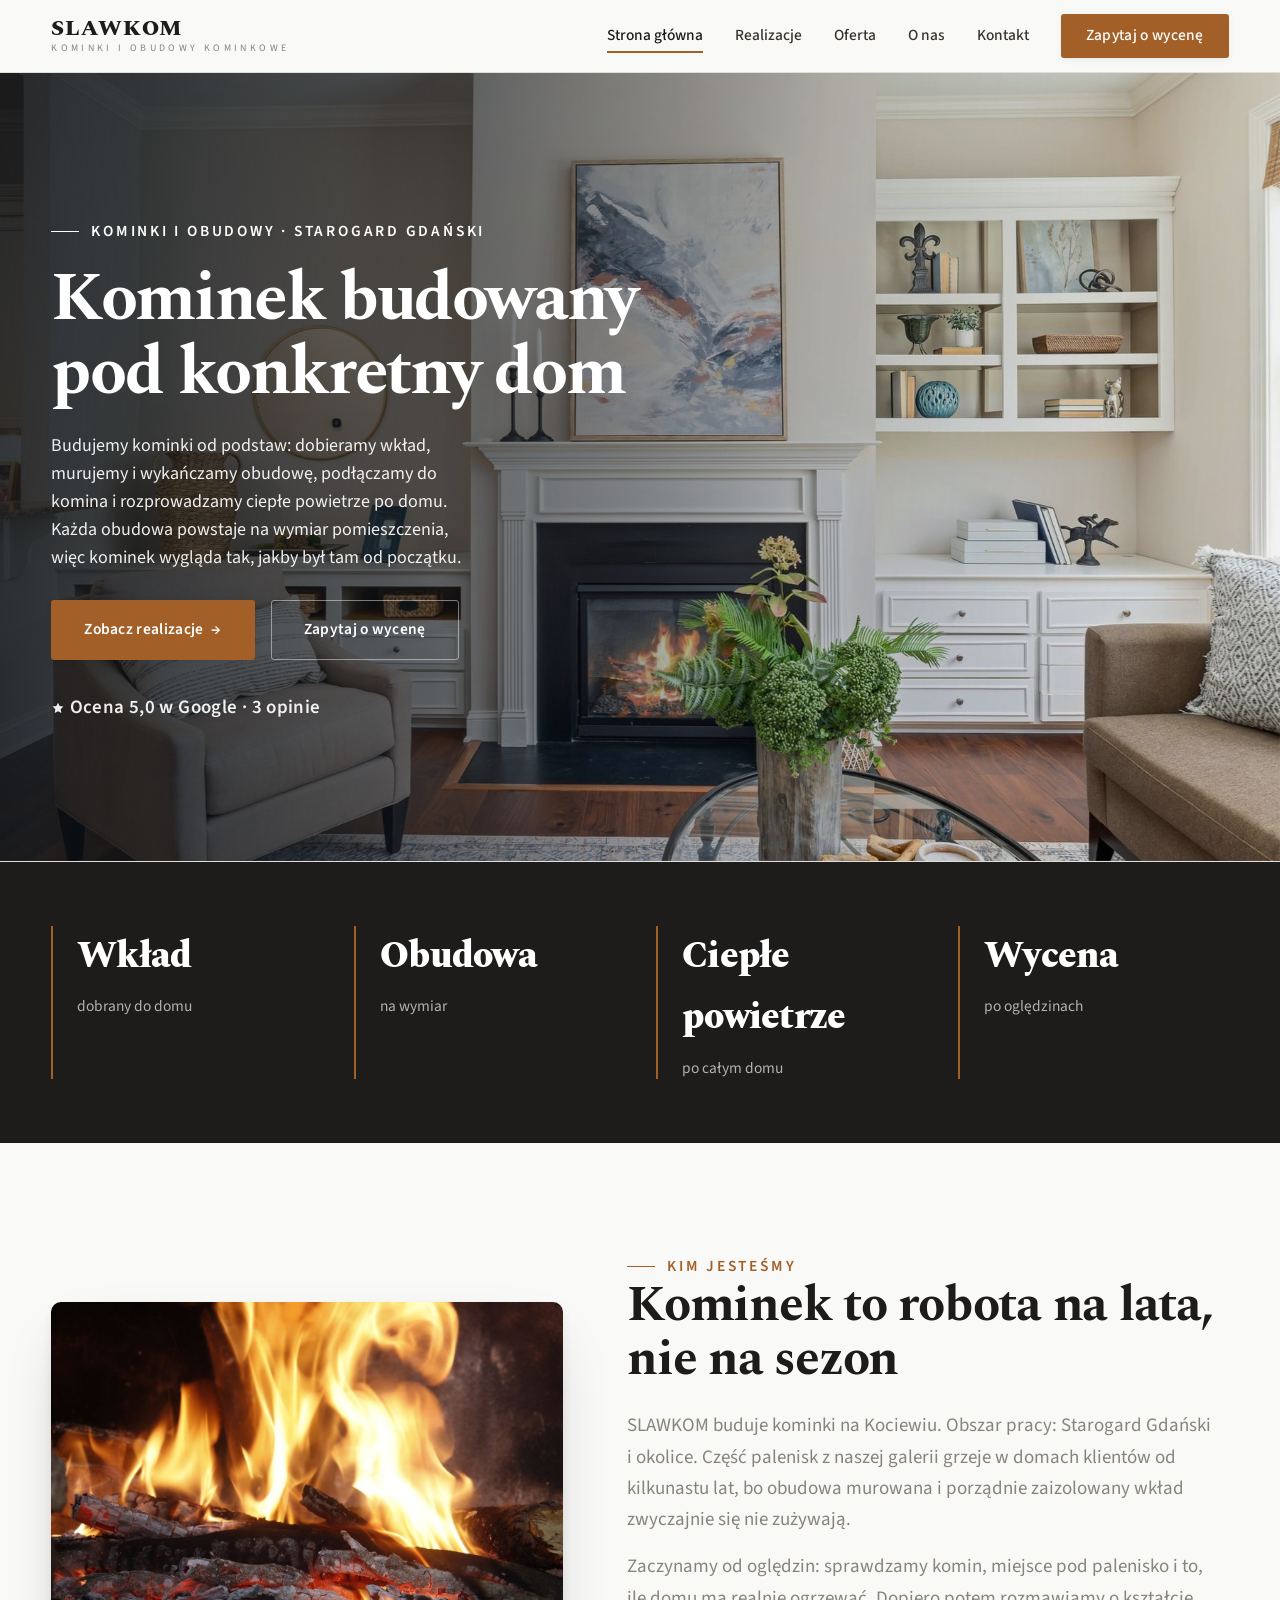
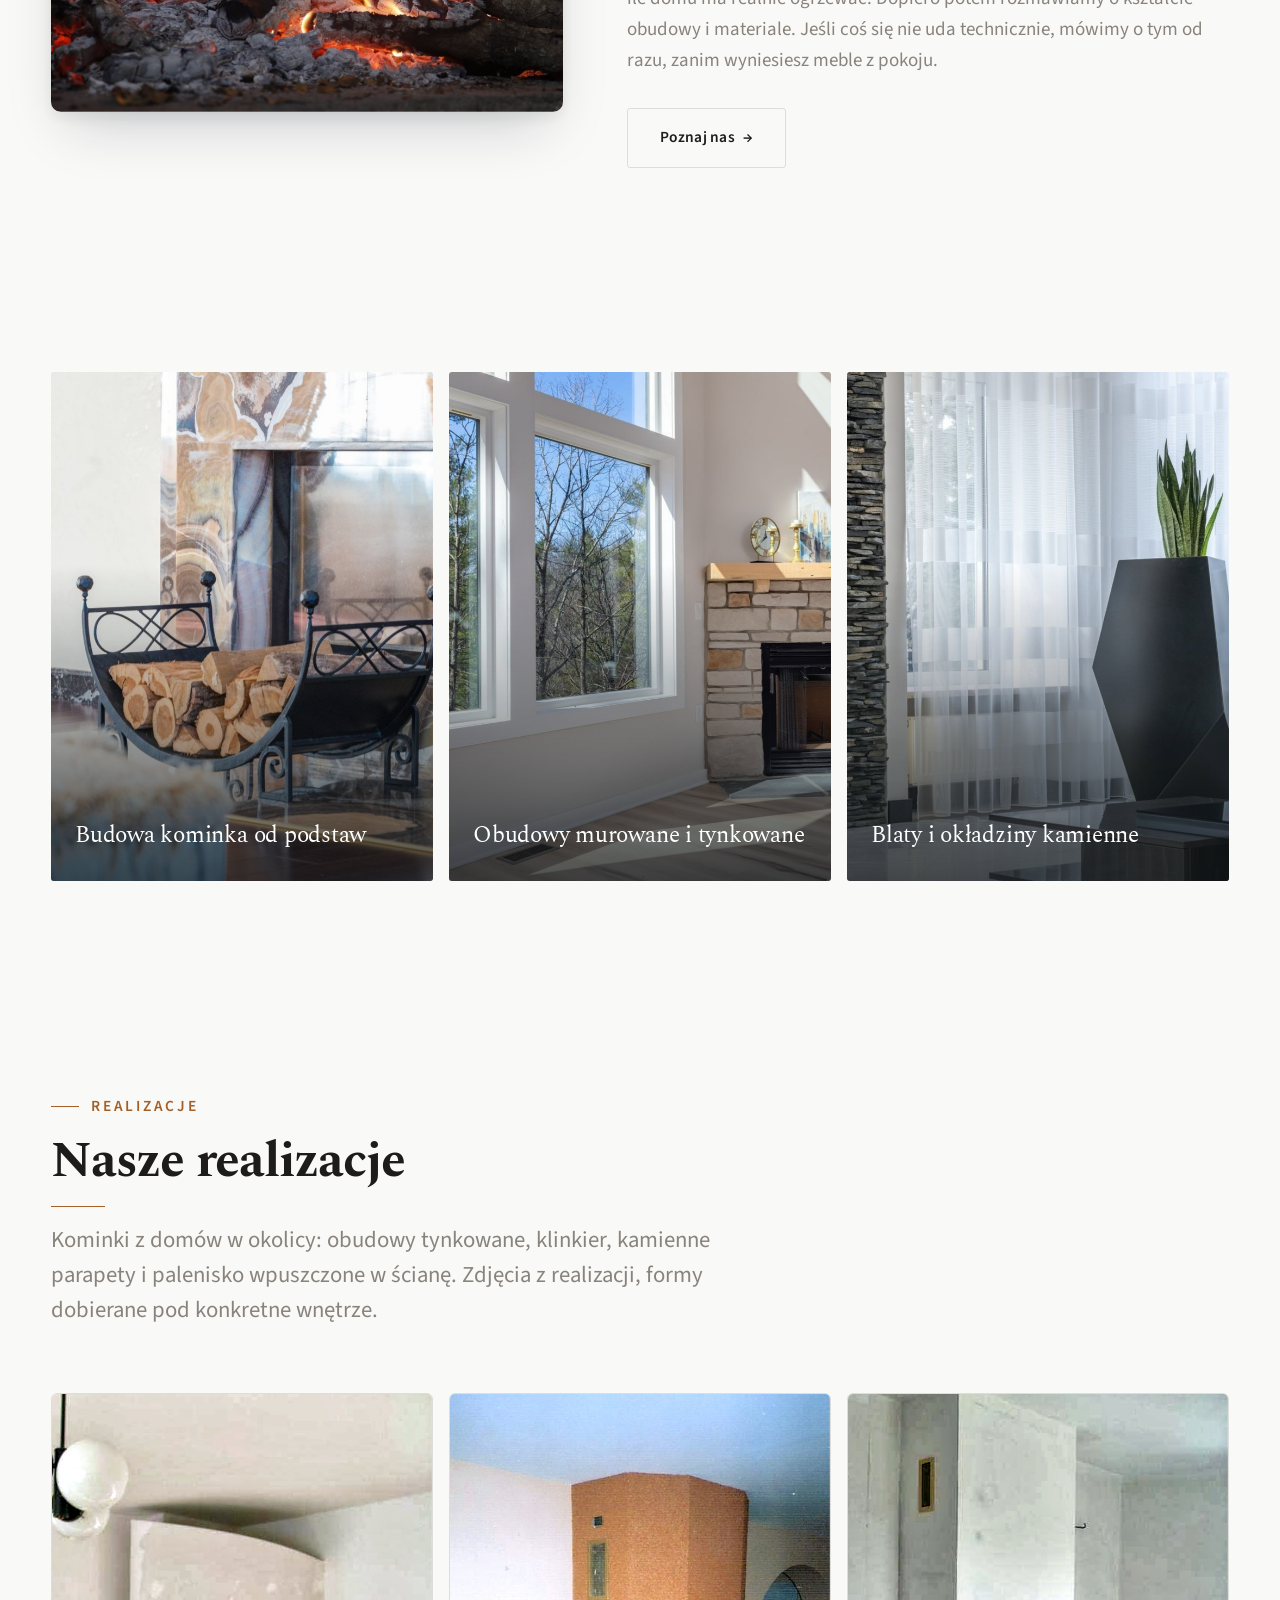
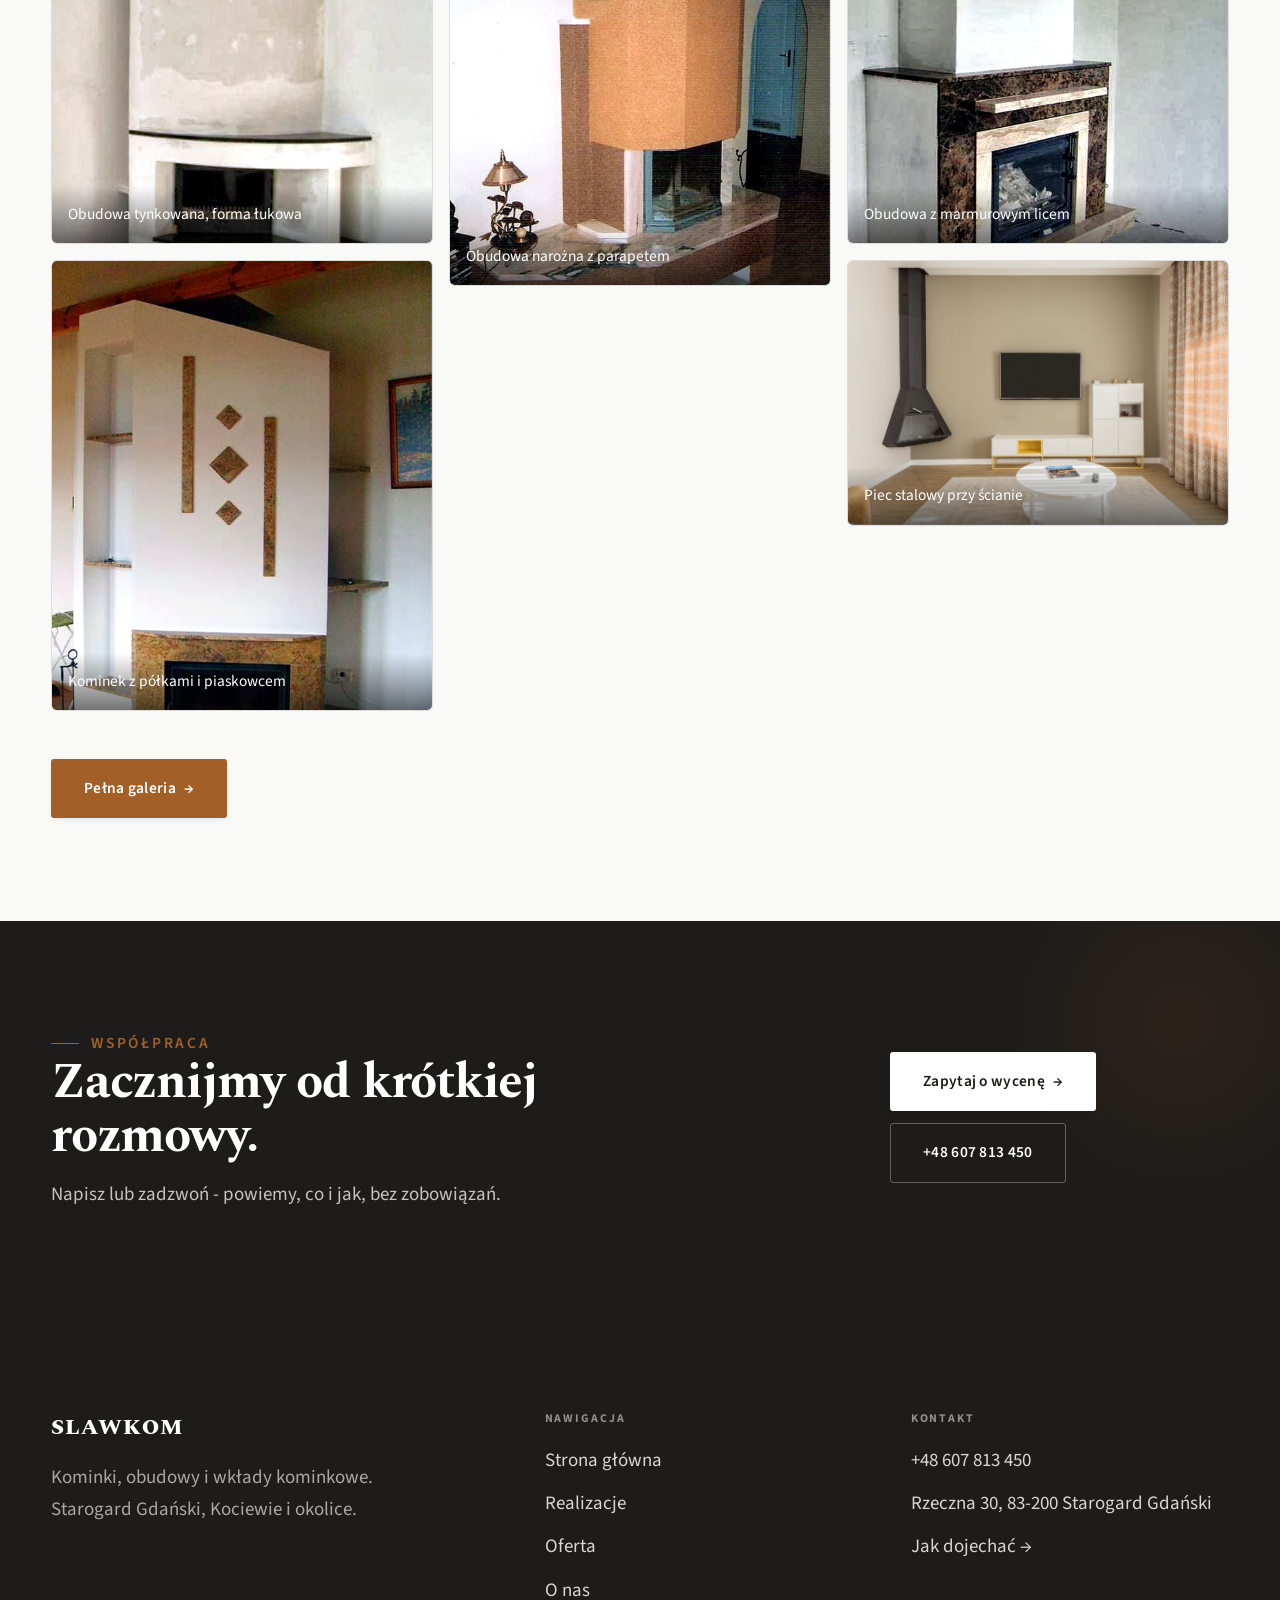
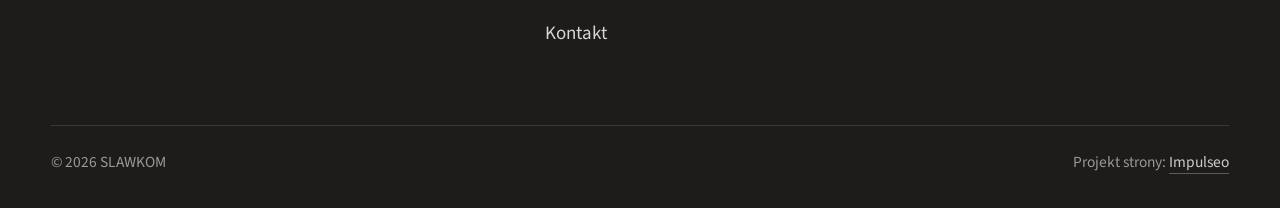
<file: index.html>
<!DOCTYPE html>
<html lang="pl">
<head>
<meta name="robots" content="noindex, nofollow">
<meta charset="UTF-8">
<meta name="viewport" content="width=device-width, initial-scale=1.0">
<title>SLAWKOM - Kominki, obudowy i wkłady kominkowe · Starogard Gdański</title>
<meta name="description" content="SLAWKOM - budowa kominków, obudowy murowane i tynkowane, montaż wkładów kominkowych, piece i rozprowadzenie ciepłego powietrza. Starogard Gdański i Kociewie. Zadzwoń i umów oględziny.">
<link rel="preconnect" href="https://fonts.googleapis.com">
<link rel="preconnect" href="https://fonts.gstatic.com" crossorigin>
<link href="https://fonts.googleapis.com/css2?family=Spectral:wght@500;600;700&family=Source+Sans+3:wght@400;500;600&display=swap" rel="stylesheet">
<link rel="stylesheet" href="assets/styles.css">
</head>
<body>

<header class="nav">
  <div class="wrap nav-inner">
    <a class="brand" href="index.html"><span class="name">SLAWKOM</span><span class="sub">Kominki i obudowy kominkowe</span></a>
    <nav class="nav-links">
      <a href="index.html" class="active">Strona główna</a>
      <a href="realizacje.html">Realizacje</a>
      <a href="oferta.html">Oferta</a>
      <a href="o-nas.html">O nas</a>
      <a href="kontakt.html">Kontakt</a>
      <a href="kontakt.html" class="btn btn-accent">Zapytaj o wycenę</a>
    </nav>
    <button class="nav-toggle" aria-label="Menu"><span></span><span></span><span></span></button>
  </div>
</header>

<section class="hero-cine">
  <img src="img/hero.jpg" fetchpriority="high" data-rotate="img/g11.jpg|img/g12.jpg" alt="SLAWKOM - Kominek budowany pod konkretny dom">
  <div class="wrap">
    <div class="hero-copy">
      <span class="eyebrow">Kominki i obudowy · Starogard Gdański</span>
      <h1>Kominek budowany pod konkretny dom</h1>
      <p class="lead">Budujemy kominki od podstaw: dobieramy wkład, murujemy i wykańczamy obudowę, podłączamy do komina i rozprowadzamy ciepłe powietrze po domu. Każda obudowa powstaje na wymiar pomieszczenia, więc kominek wygląda tak, jakby był tam od początku.</p>
      <div class="hero-actions">
        <a href="realizacje.html" class="btn btn-accent">Zobacz realizacje <span class="arr">→</span></a>
        <a href="kontakt.html" class="btn btn-ghost" style="color:#fff;border-color:rgba(255,255,255,.45)">Zapytaj o wycenę</a>
      </div>
      <div style="margin-top:var(--space-6);color:#fff;font-weight:600;letter-spacing:.02em;opacity:.92"><svg class="ico-star" width="14" height="14" viewBox="0 0 24 24" style="vertical-align:-2px" aria-hidden="true"><path d="M12 2.8l2.85 5.8 6.4.93-4.63 4.5 1.1 6.37L12 17.4l-5.72 3 1.1-6.37-4.63-4.5 6.4-.93L12 2.8Z" fill="currentColor"/></svg> Ocena 5,0 w Google · 3 opinie</div>
    </div>
  </div>
</section>
<section class="strip" style="padding-block:0">
  <div class="wrap">
    <div class="item reveal"><div class="k">Wkład</div><div class="v">dobrany do domu</div></div>
    <div class="item reveal"><div class="k">Obudowa</div><div class="v">na wymiar</div></div>
    <div class="item reveal"><div class="k">Ciepłe powietrze</div><div class="v">po całym domu</div></div>
    <div class="item reveal"><div class="k">Wycena</div><div class="v">po oględzinach</div></div>
  </div>
</section>
<section>
  <div class="wrap split">
    <div class="split-art reveal"><img src="img/g1.jpg" alt="SLAWKOM - realizacja" loading="lazy"></div>
    <div class="split-copy reveal">
      <span class="eyebrow">Kim jesteśmy</span>
      <h2>Kominek to robota na lata, nie na sezon</h2>
      <p class="muted">SLAWKOM buduje kominki na Kociewiu. Obszar pracy: Starogard Gdański i okolice. Część palenisk z naszej galerii grzeje w domach klientów od kilkunastu lat, bo obudowa murowana i porządnie zaizolowany wkład zwyczajnie się nie zużywają.</p>
      <p class="muted">Zaczynamy od oględzin: sprawdzamy komin, miejsce pod palenisko i to, ile domu ma realnie ogrzewać. Dopiero potem rozmawiamy o kształcie obudowy i materiale. Jeśli coś się nie uda technicznie, mówimy o tym od razu, zanim wyniesiesz meble z pokoju.</p>
      <a href="o-nas.html" class="btn btn-ghost">Poznaj nas <span class="arr">→</span></a>
    </div>
  </div>
</section>
<section class="gateways-band">
  <div class="wrap">
    <div class="gateways">
      <a href="oferta.html" class="gateway reveal"><img src="img/g2.jpg" alt="Budowa kominka od podstaw" loading="lazy"><span class="g-ttl">Budowa kominka od podstaw</span></a>
      <a href="oferta.html" class="gateway reveal"><img src="img/g7.jpg" alt="Obudowy murowane i tynkowane" loading="lazy"><span class="g-ttl">Obudowy murowane i tynkowane</span></a>
      <a href="oferta.html" class="gateway reveal"><img src="img/g8.jpg" alt="Blaty i okładziny kamienne" loading="lazy"><span class="g-ttl">Blaty i okładziny kamienne</span></a>
    </div>
  </div>
</section>
<section>
  <div class="wrap">
    <div class="head reveal">
      <span class="eyebrow">Realizacje</span>
      <h2>Nasze realizacje</h2>
      <p>Kominki z domów w okolicy: obudowy tynkowane, klinkier, kamienne parapety i palenisko wpuszczone w ścianę. Zdjęcia z realizacji, formy dobierane pod konkretne wnętrze.</p>
    </div>
    <div class="gallery-masonry">
      <figure class="m-tile reveal"><img src="img/g3.jpg" alt="Obudowa tynkowana, forma łukowa" loading="lazy"><div class="cap">Obudowa tynkowana, forma łukowa</div></figure>
      <figure class="m-tile reveal"><img src="img/g4.jpg" alt="Kominek z półkami i piaskowcem" loading="lazy"><div class="cap">Kominek z półkami i piaskowcem</div></figure>
      <figure class="m-tile reveal"><img src="img/g5.jpg" alt="Obudowa narożna z parapetem" loading="lazy"><div class="cap">Obudowa narożna z parapetem</div></figure>
      <figure class="m-tile reveal"><img src="img/g6.jpg" alt="Obudowa z marmurowym licem" loading="lazy"><div class="cap">Obudowa z marmurowym licem</div></figure>
      <figure class="m-tile reveal"><img src="img/g9.jpg" alt="Piec stalowy przy ścianie" loading="lazy"><div class="cap">Piec stalowy przy ścianie</div></figure>
    </div>
    <div style="margin-top:var(--space-7)" class="reveal"><a href="realizacje.html" class="btn btn-accent">Pełna galeria <span class="arr">→</span></a></div>
  </div>
</section>
<section class="cta">
  <div class="wrap">
    <div class="reveal">
      <span class="eyebrow">Współpraca</span>
      <h2>Zacznijmy od krótkiej rozmowy.</h2>
      <p>Napisz lub zadzwoń - powiemy, co i jak, bez zobowiązań.</p>
    </div>
    <div class="cta-actions reveal">
      <a href="kontakt.html" class="btn btn-light">Zapytaj o wycenę <span class="arr">→</span></a>
      <a href="tel:+48607813450" class="btn btn-ghost" style="color:#fff;border-color:rgba(255,255,255,.3)">+48 607 813 450</a>
    </div>
  </div>
</section>

<footer>
  <div class="wrap">
    <div class="foot-grid">
      <div class="foot-brand">
        <div class="name">SLAWKOM</div>
        <p>Kominki, obudowy i wkłady kominkowe. Starogard Gdański, Kociewie i okolice.</p>
      </div>
      <div class="foot-col">
        <h4>Nawigacja</h4>
        <a href="index.html">Strona główna</a>
        <a href="realizacje.html">Realizacje</a>
        <a href="oferta.html">Oferta</a>
        <a href="o-nas.html">O nas</a>
        <a href="kontakt.html">Kontakt</a>
      </div>
      <div class="foot-col">
        <h4>Kontakt</h4>
        <a href="tel:+48607813450">+48 607 813 450</a>
        <p>Rzeczna 30, 83-200 Starogard Gdański</p>
        <a href="https://maps.google.com/?cid=13414595257385920617" target="_blank" rel="noopener">Jak dojechać →</a>
      </div>
    </div>
    <div class="foot-bot">
      <span>© 2026 SLAWKOM</span>
      <span>Projekt strony: <a class="foot-credit" href="https://impulseo.pl" target="_blank" rel="noopener">Impulseo</a></span>
    </div>
  </div>
</footer>


<script src="assets/main.js"></script>
</body>
</html>
</file>
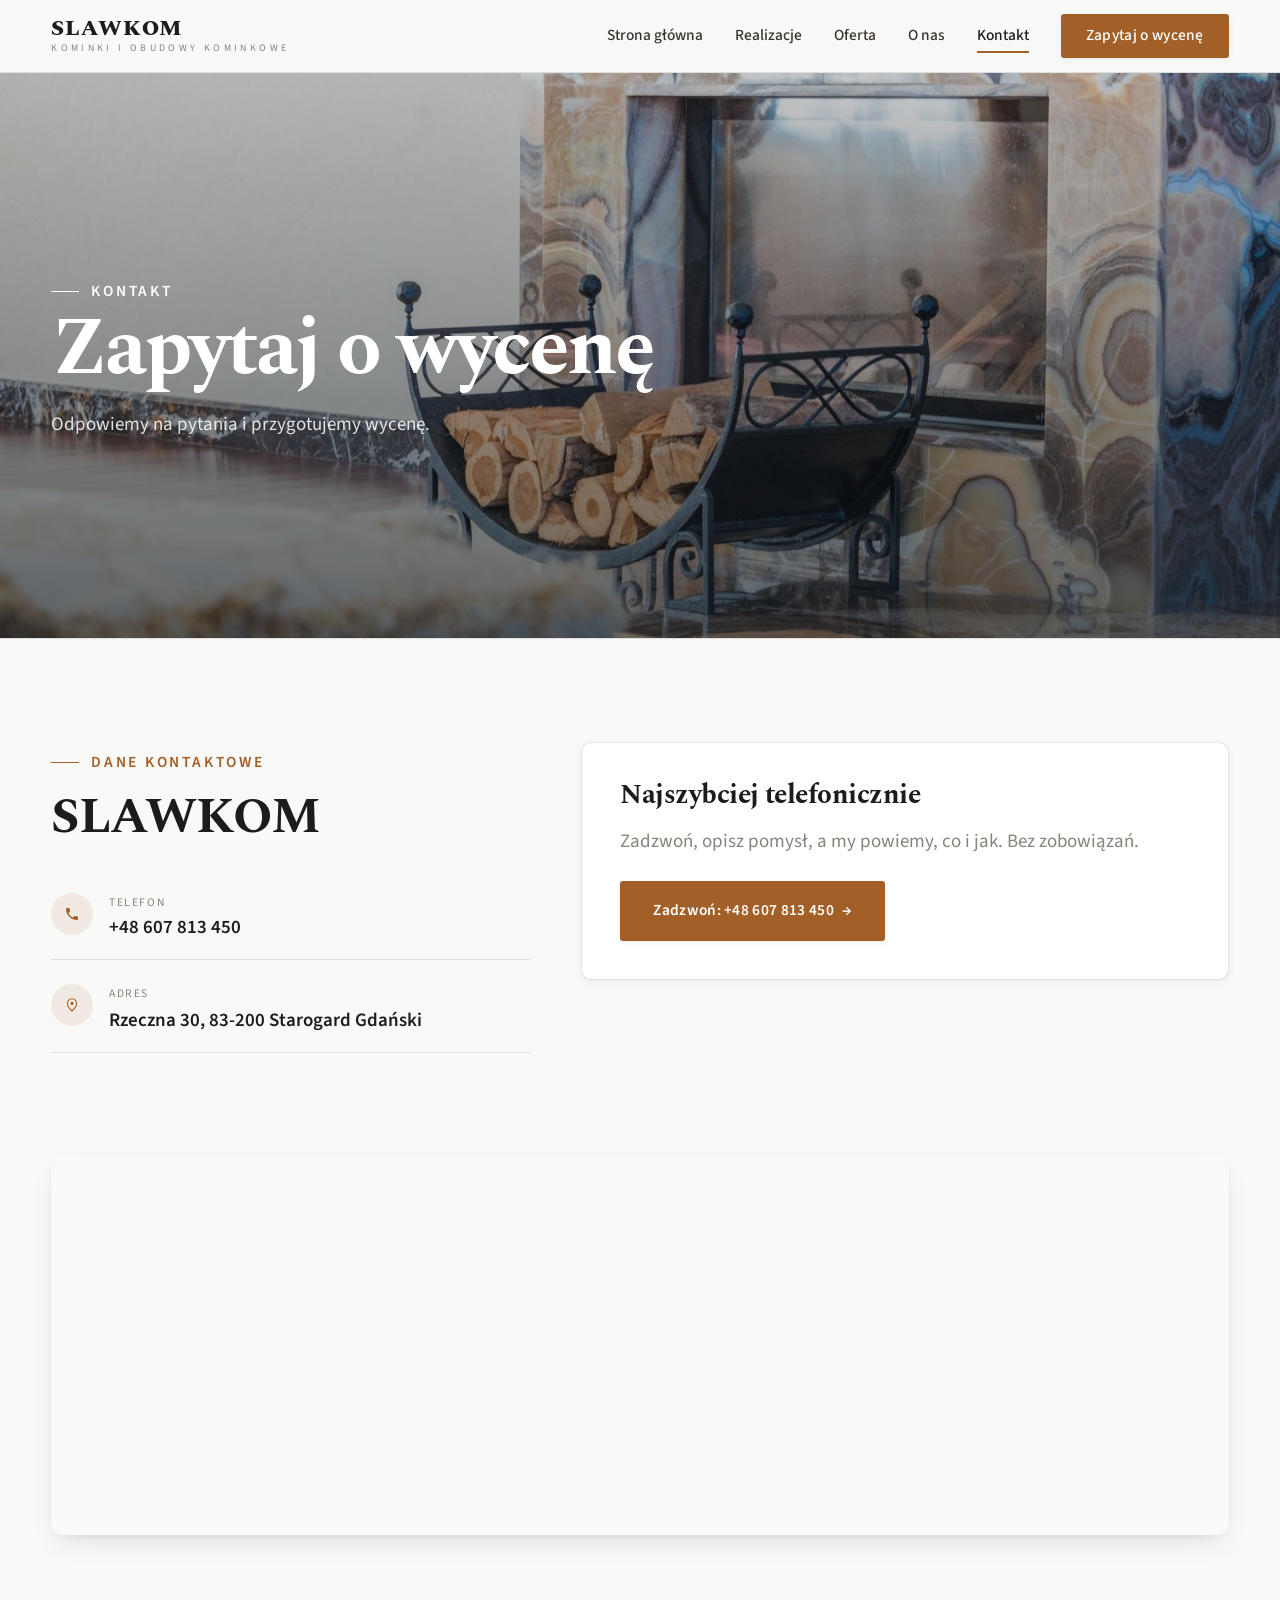
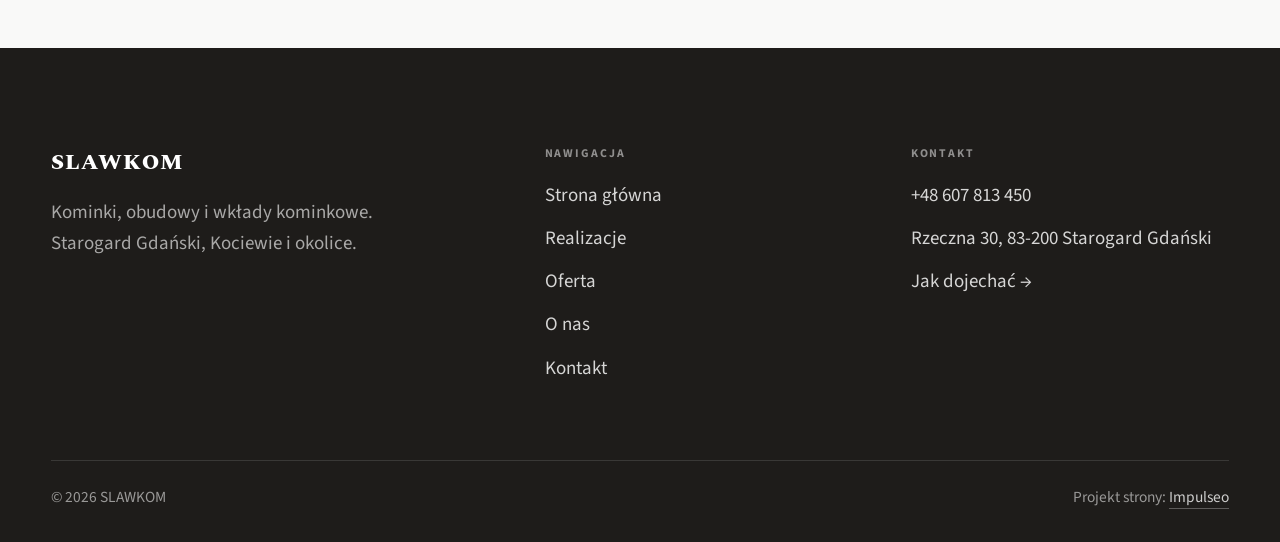
<file: kontakt.html>
<!DOCTYPE html>
<html lang="pl">
<head>
<meta name="robots" content="noindex, nofollow">
<meta charset="UTF-8">
<meta name="viewport" content="width=device-width, initial-scale=1.0">
<title>Kontakt - SLAWKOM</title>
<meta name="description" content="Kontakt SLAWKOM - Rzeczna 30, 83-200 Starogard Gdański">
<link rel="preconnect" href="https://fonts.googleapis.com">
<link rel="preconnect" href="https://fonts.gstatic.com" crossorigin>
<link href="https://fonts.googleapis.com/css2?family=Spectral:wght@500;600;700&family=Source+Sans+3:wght@400;500;600&display=swap" rel="stylesheet">
<link rel="stylesheet" href="assets/styles.css">
</head>
<body>

<header class="nav">
  <div class="wrap nav-inner">
    <a class="brand" href="index.html"><span class="name">SLAWKOM</span><span class="sub">Kominki i obudowy kominkowe</span></a>
    <nav class="nav-links">
      <a href="index.html">Strona główna</a>
      <a href="realizacje.html">Realizacje</a>
      <a href="oferta.html">Oferta</a>
      <a href="o-nas.html">O nas</a>
      <a href="kontakt.html" class="active">Kontakt</a>
      <a href="kontakt.html" class="btn btn-accent">Zapytaj o wycenę</a>
    </nav>
    <button class="nav-toggle" aria-label="Menu"><span></span><span></span><span></span></button>
  </div>
</header>

<section class="pagehead">
  <img src="img/g2.jpg" alt="SLAWKOM - Zapytaj o wycenę">
  <div class="wrap">
    <span class="eyebrow">Kontakt</span>
    <h1>Zapytaj o wycenę</h1>
    <p>Odpowiemy na pytania i przygotujemy wycenę.</p>
  </div>
</section>
<section>
  <div class="wrap contact-grid">
    <div class="reveal">
      <span class="eyebrow">Dane kontaktowe</span>
      <h2 style="margin:var(--space-4) 0 var(--space-6)">SLAWKOM</h2>
      <div class="info-list">
        <div class="info-row"><div class="ic"><svg class="ico-tel" width="16" height="16" viewBox="0 0 24 24" fill="none" aria-hidden="true"><path d="M6.6 10.8a15.5 15.5 0 0 0 6.6 6.6l2.2-2.2a1 1 0 0 1 1-.24 11.4 11.4 0 0 0 3.6.58 1 1 0 0 1 1 1V20a1 1 0 0 1-1 1A17 17 0 0 1 3 4a1 1 0 0 1 1-1h3.5a1 1 0 0 1 1 1c0 1.25.2 2.46.58 3.6a1 1 0 0 1-.25 1l-2.23 2.2Z" fill="currentColor"/></svg></div><div><div class="lbl">Telefon</div><a class="val" href="tel:+48607813450">+48 607 813 450</a></div></div>
        <div class="info-row"><div class="ic"><svg class="ico-pin" width="16" height="16" viewBox="0 0 24 24" fill="none" aria-hidden="true"><path d="M12 21s7-6.1 7-11.5A7 7 0 0 0 5 9.5C5 14.9 12 21 12 21Z" stroke="currentColor" stroke-width="1.6" fill="none"/><circle cx="12" cy="9.5" r="2.4" fill="currentColor"/></svg></div><div><div class="lbl">Adres</div><div class="val">Rzeczna 30, 83-200 Starogard Gdański</div></div></div>
      </div>
    </div>
    <div class="reveal">
      <div class="form">
        <h3 style="margin-bottom:var(--space-4)">Najszybciej telefonicznie</h3>
        <p class="muted" style="margin-bottom:var(--space-5)">Zadzwoń, opisz pomysł, a my powiemy, co i jak. Bez zobowiązań.</p>
        <a href="tel:+48607813450" class="btn btn-accent" style="justify-content:center">Zadzwoń: +48 607 813 450 <span class="arr">→</span></a>
      </div>
    </div>
  </div>
</section>
<section style="padding-top:0">
  <div class="wrap reveal">
    <iframe class="map" title="SLAWKOM - Starogard Gdański" src="https://maps.google.com/maps?q=SLAWKOM%20Starogard%20Gda%C5%84ski&z=15&output=embed" loading="lazy" referrerpolicy="no-referrer-when-downgrade"></iframe>
  </div>
</section>

<footer>
  <div class="wrap">
    <div class="foot-grid">
      <div class="foot-brand">
        <div class="name">SLAWKOM</div>
        <p>Kominki, obudowy i wkłady kominkowe. Starogard Gdański, Kociewie i okolice.</p>
      </div>
      <div class="foot-col">
        <h4>Nawigacja</h4>
        <a href="index.html">Strona główna</a>
        <a href="realizacje.html">Realizacje</a>
        <a href="oferta.html">Oferta</a>
        <a href="o-nas.html">O nas</a>
        <a href="kontakt.html">Kontakt</a>
      </div>
      <div class="foot-col">
        <h4>Kontakt</h4>
        <a href="tel:+48607813450">+48 607 813 450</a>
        <p>Rzeczna 30, 83-200 Starogard Gdański</p>
        <a href="https://maps.google.com/?cid=13414595257385920617" target="_blank" rel="noopener">Jak dojechać →</a>
      </div>
    </div>
    <div class="foot-bot">
      <span>© 2026 SLAWKOM</span>
      <span>Projekt strony: <a class="foot-credit" href="https://impulseo.pl" target="_blank" rel="noopener">Impulseo</a></span>
    </div>
  </div>
</footer>


<script src="assets/main.js"></script>
</body>
</html>
</file>
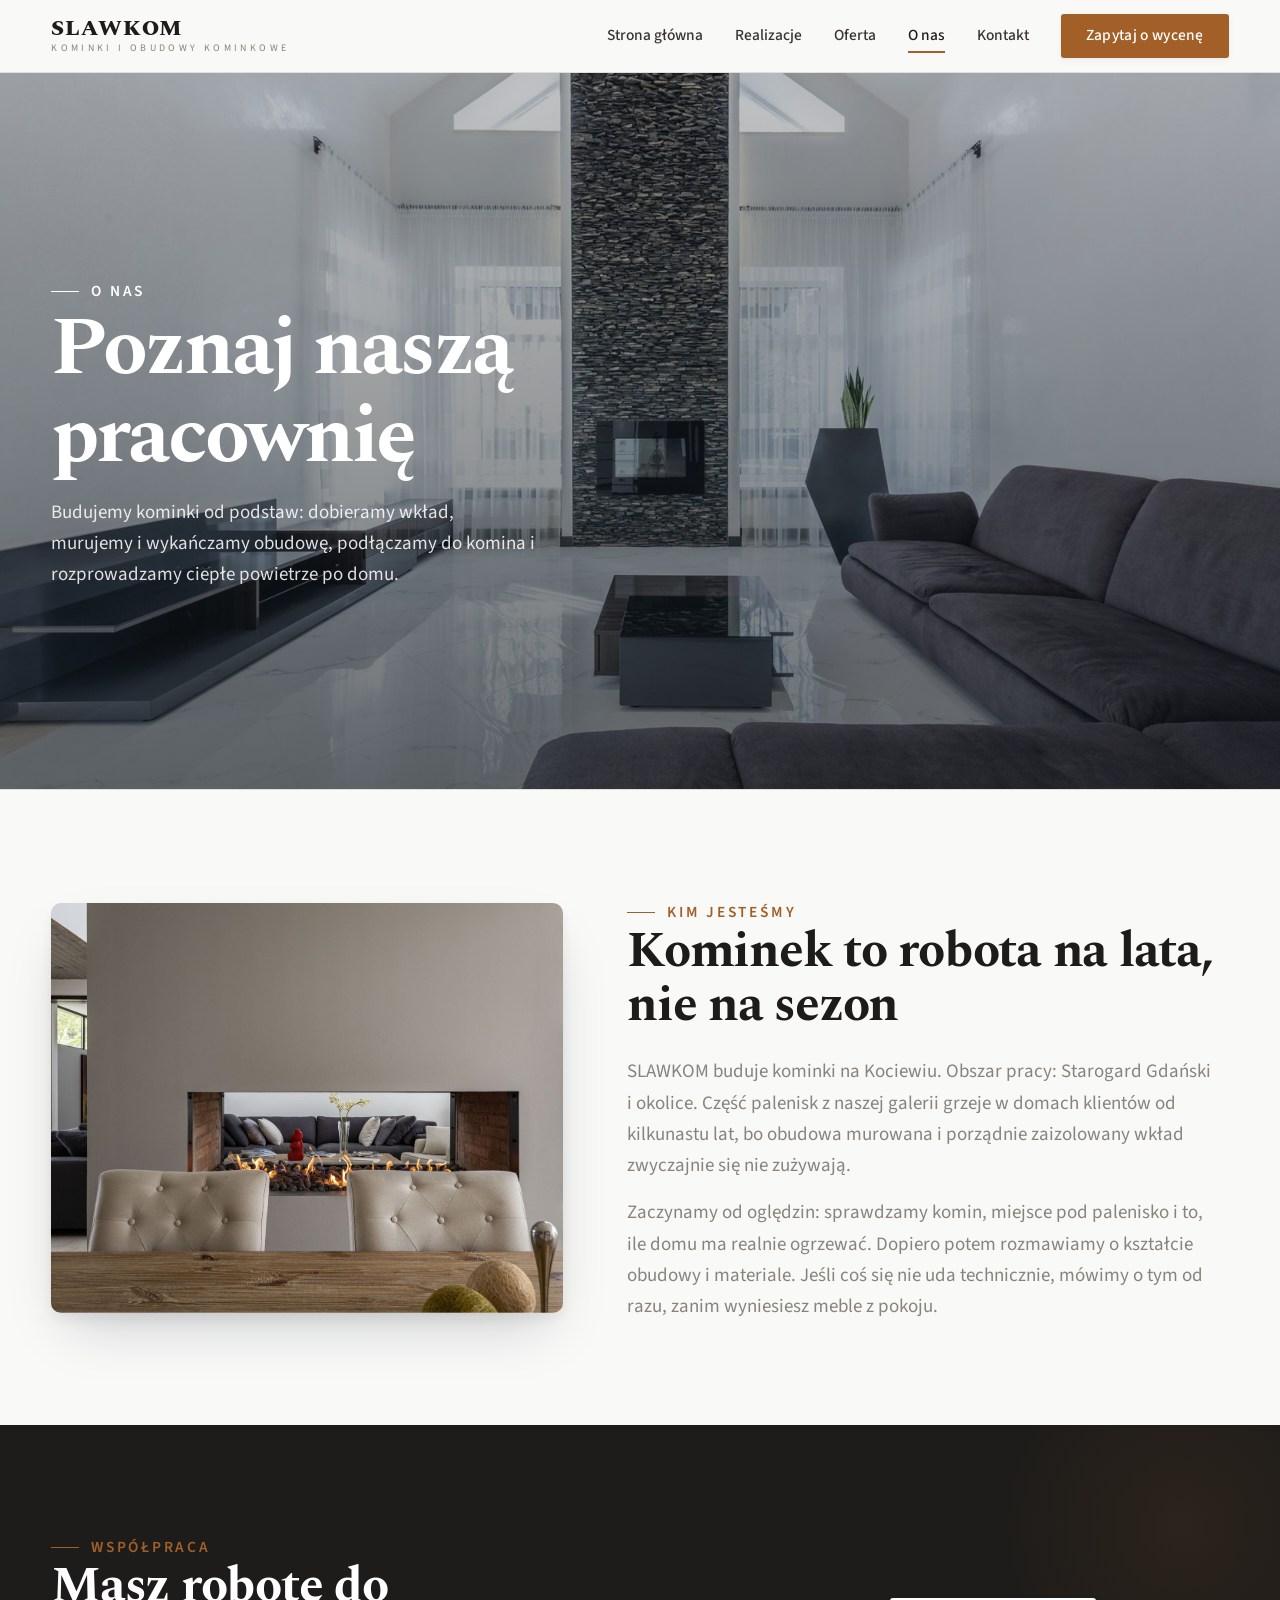
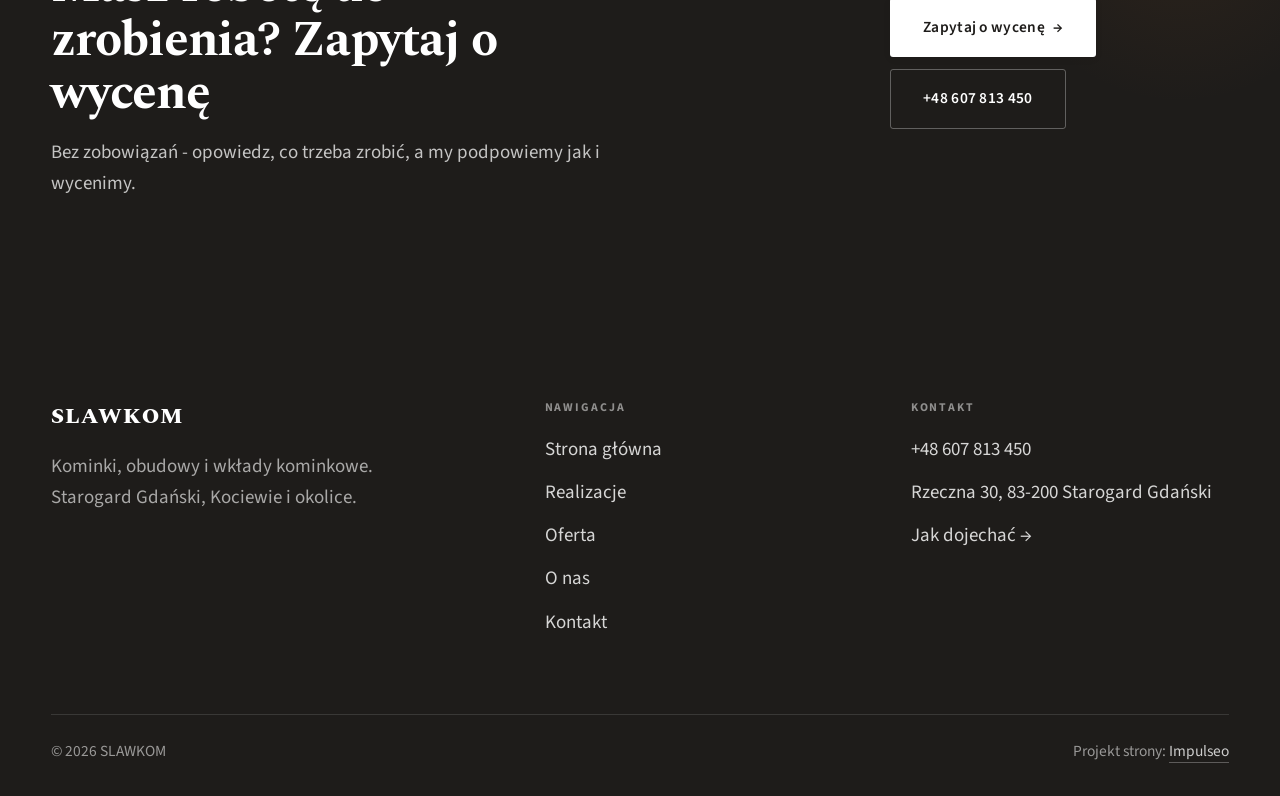
<file: o-nas.html>
<!DOCTYPE html>
<html lang="pl">
<head>
<meta name="robots" content="noindex, nofollow">
<meta charset="UTF-8">
<meta name="viewport" content="width=device-width, initial-scale=1.0">
<title>O nas - SLAWKOM</title>
<meta name="description" content="SLAWKOM - budowa kominków, obudowy murowane i tynkowane, montaż wkładów kominkowych, piece i rozprowadzenie ciepłego powietrza. Starogard Gdański i Kociewie. Zadzwoń i umów oględziny.">
<link rel="preconnect" href="https://fonts.googleapis.com">
<link rel="preconnect" href="https://fonts.gstatic.com" crossorigin>
<link href="https://fonts.googleapis.com/css2?family=Spectral:wght@500;600;700&family=Source+Sans+3:wght@400;500;600&display=swap" rel="stylesheet">
<link rel="stylesheet" href="assets/styles.css">
</head>
<body>

<header class="nav">
  <div class="wrap nav-inner">
    <a class="brand" href="index.html"><span class="name">SLAWKOM</span><span class="sub">Kominki i obudowy kominkowe</span></a>
    <nav class="nav-links">
      <a href="index.html">Strona główna</a>
      <a href="realizacje.html">Realizacje</a>
      <a href="oferta.html">Oferta</a>
      <a href="o-nas.html" class="active">O nas</a>
      <a href="kontakt.html">Kontakt</a>
      <a href="kontakt.html" class="btn btn-accent">Zapytaj o wycenę</a>
    </nav>
    <button class="nav-toggle" aria-label="Menu"><span></span><span></span><span></span></button>
  </div>
</header>

<section class="pagehead">
  <img src="img/g11.jpg" alt="SLAWKOM - Poznaj naszą pracownię">
  <div class="wrap">
    <span class="eyebrow">O nas</span>
    <h1>Poznaj naszą pracownię</h1>
    <p>Budujemy kominki od podstaw: dobieramy wkład, murujemy i wykańczamy obudowę, podłączamy do komina i rozprowadzamy ciepłe powietrze po domu.</p>
  </div>
</section>
<section>
  <div class="wrap split">
    <div class="split-art reveal"><img src="img/g10.jpg" alt="SLAWKOM" loading="lazy"></div>
    <div class="split-copy reveal">
      <span class="eyebrow">Kim jesteśmy</span>
      <h2>Kominek to robota na lata, nie na sezon</h2>
      <p class="muted">SLAWKOM buduje kominki na Kociewiu. Obszar pracy: Starogard Gdański i okolice. Część palenisk z naszej galerii grzeje w domach klientów od kilkunastu lat, bo obudowa murowana i porządnie zaizolowany wkład zwyczajnie się nie zużywają.</p>
      <p class="muted">Zaczynamy od oględzin: sprawdzamy komin, miejsce pod palenisko i to, ile domu ma realnie ogrzewać. Dopiero potem rozmawiamy o kształcie obudowy i materiale. Jeśli coś się nie uda technicznie, mówimy o tym od razu, zanim wyniesiesz meble z pokoju.</p>
    </div>
  </div>
</section>


<section class="cta">
  <div class="wrap">
    <div class="reveal">
      <span class="eyebrow">Współpraca</span>
      <h2>Masz robotę do zrobienia? Zapytaj o wycenę</h2>
      <p>Bez zobowiązań - opowiedz, co trzeba zrobić, a my podpowiemy jak i wycenimy.</p>
    </div>
    <div class="cta-actions reveal">
      <a href="kontakt.html" class="btn btn-light">Zapytaj o wycenę <span class="arr">→</span></a>
      <a href="tel:+48607813450" class="btn btn-ghost" style="color:#fff;border-color:rgba(255,255,255,.3)">+48 607 813 450</a>
    </div>
  </div>
</section>

<footer>
  <div class="wrap">
    <div class="foot-grid">
      <div class="foot-brand">
        <div class="name">SLAWKOM</div>
        <p>Kominki, obudowy i wkłady kominkowe. Starogard Gdański, Kociewie i okolice.</p>
      </div>
      <div class="foot-col">
        <h4>Nawigacja</h4>
        <a href="index.html">Strona główna</a>
        <a href="realizacje.html">Realizacje</a>
        <a href="oferta.html">Oferta</a>
        <a href="o-nas.html">O nas</a>
        <a href="kontakt.html">Kontakt</a>
      </div>
      <div class="foot-col">
        <h4>Kontakt</h4>
        <a href="tel:+48607813450">+48 607 813 450</a>
        <p>Rzeczna 30, 83-200 Starogard Gdański</p>
        <a href="https://maps.google.com/?cid=13414595257385920617" target="_blank" rel="noopener">Jak dojechać →</a>
      </div>
    </div>
    <div class="foot-bot">
      <span>© 2026 SLAWKOM</span>
      <span>Projekt strony: <a class="foot-credit" href="https://impulseo.pl" target="_blank" rel="noopener">Impulseo</a></span>
    </div>
  </div>
</footer>


<script src="assets/main.js"></script>
</body>
</html>
</file>
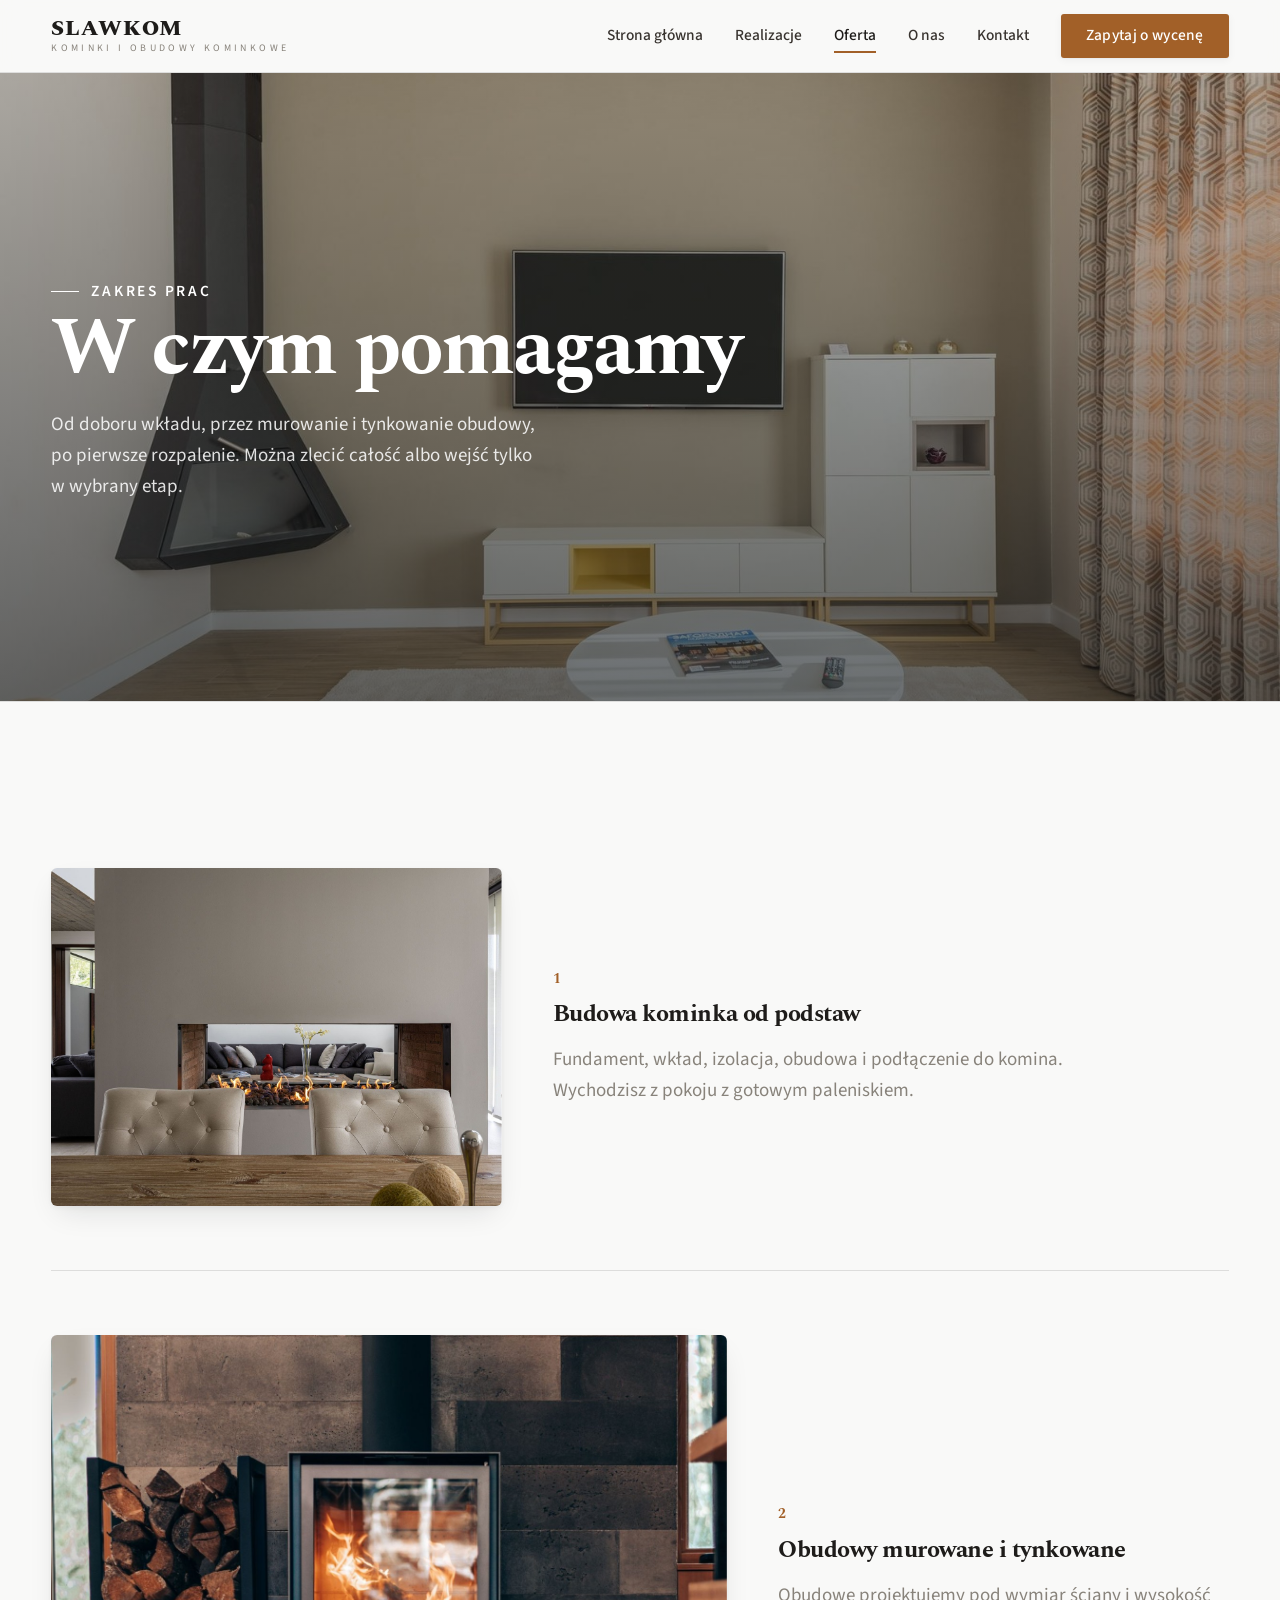
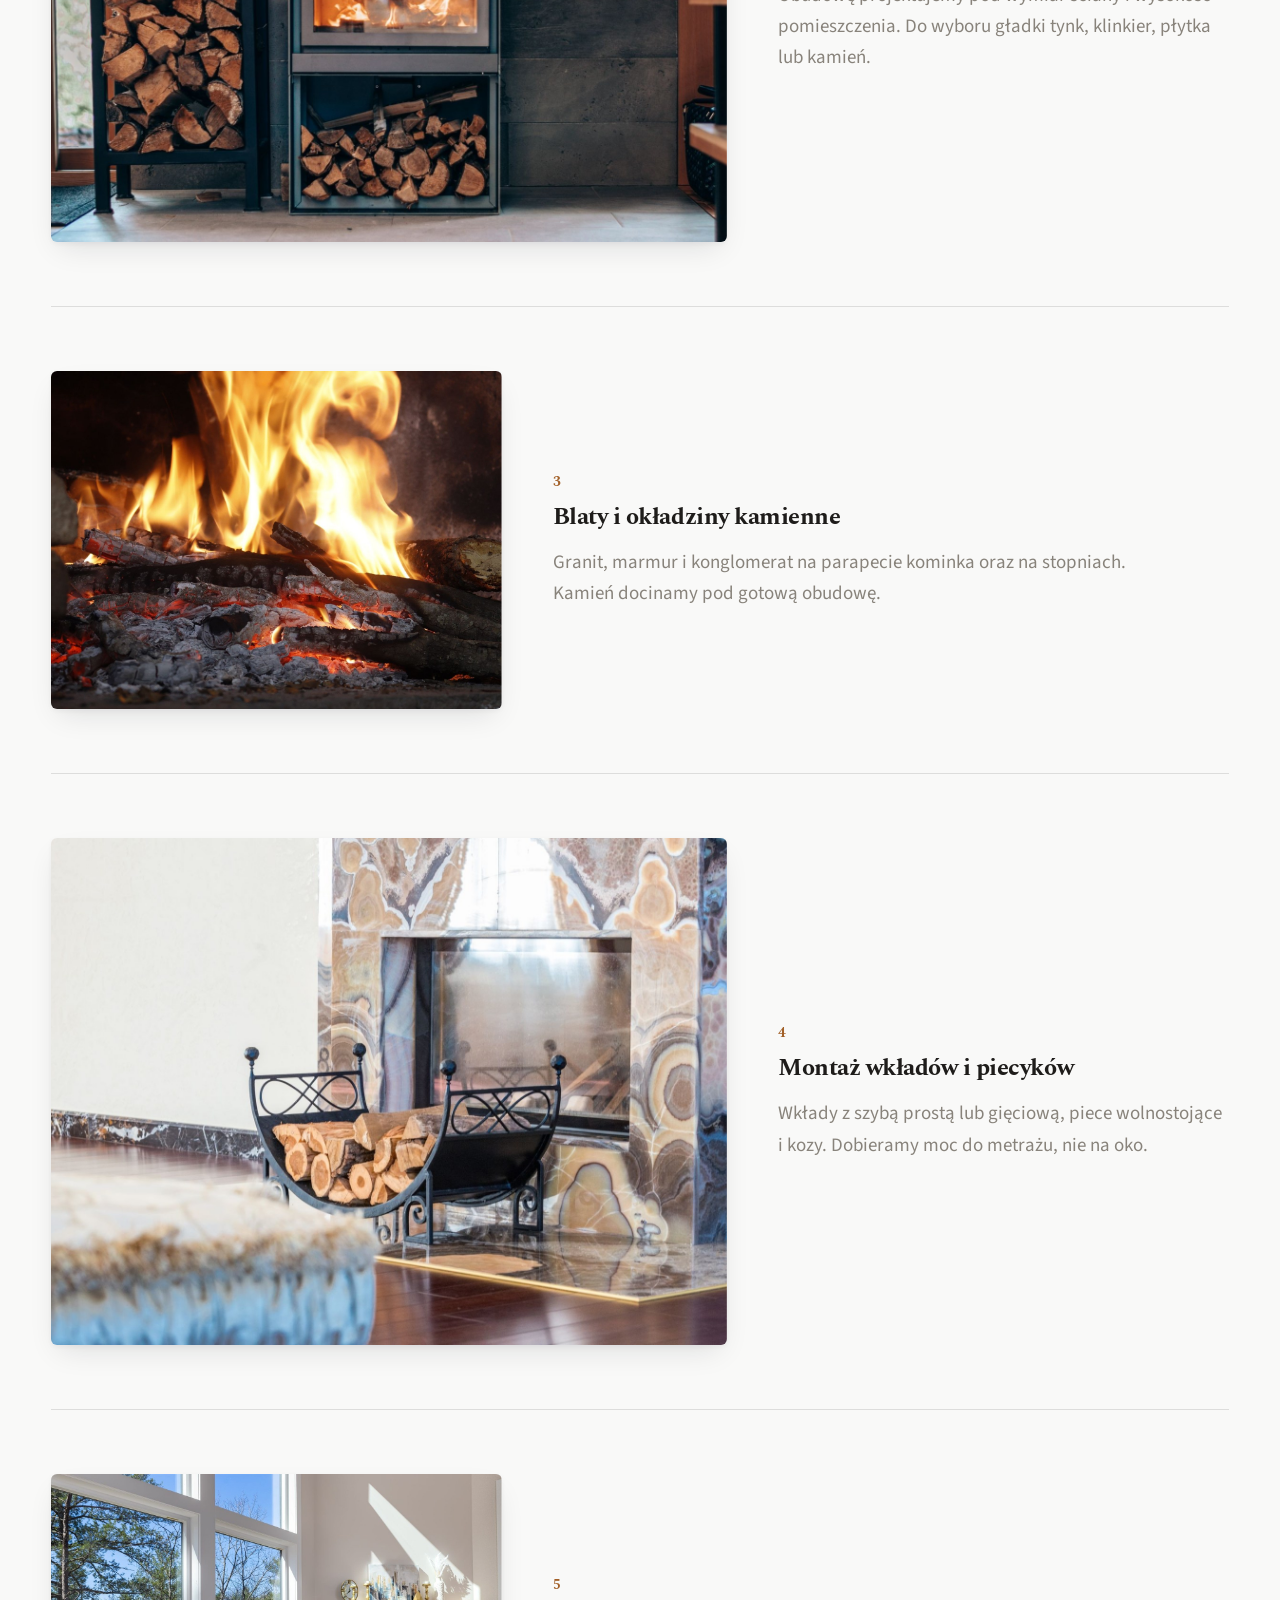
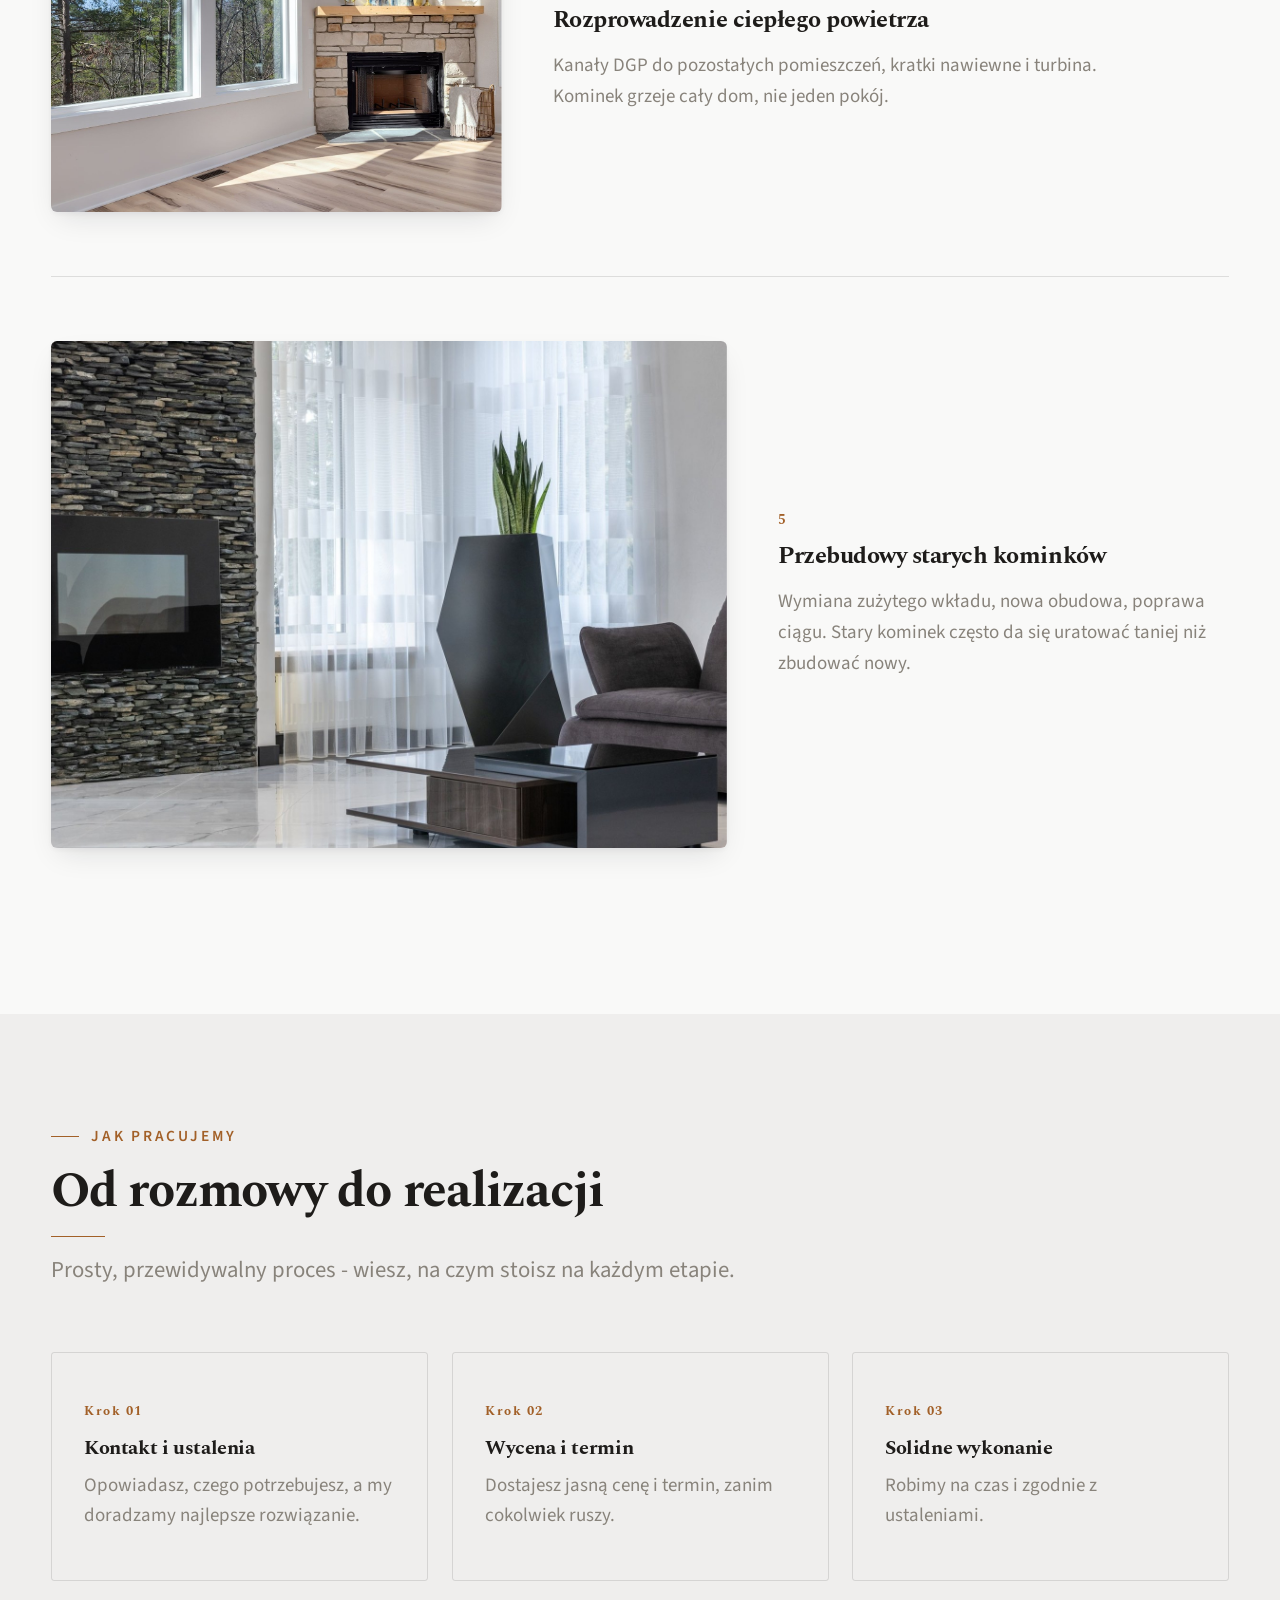
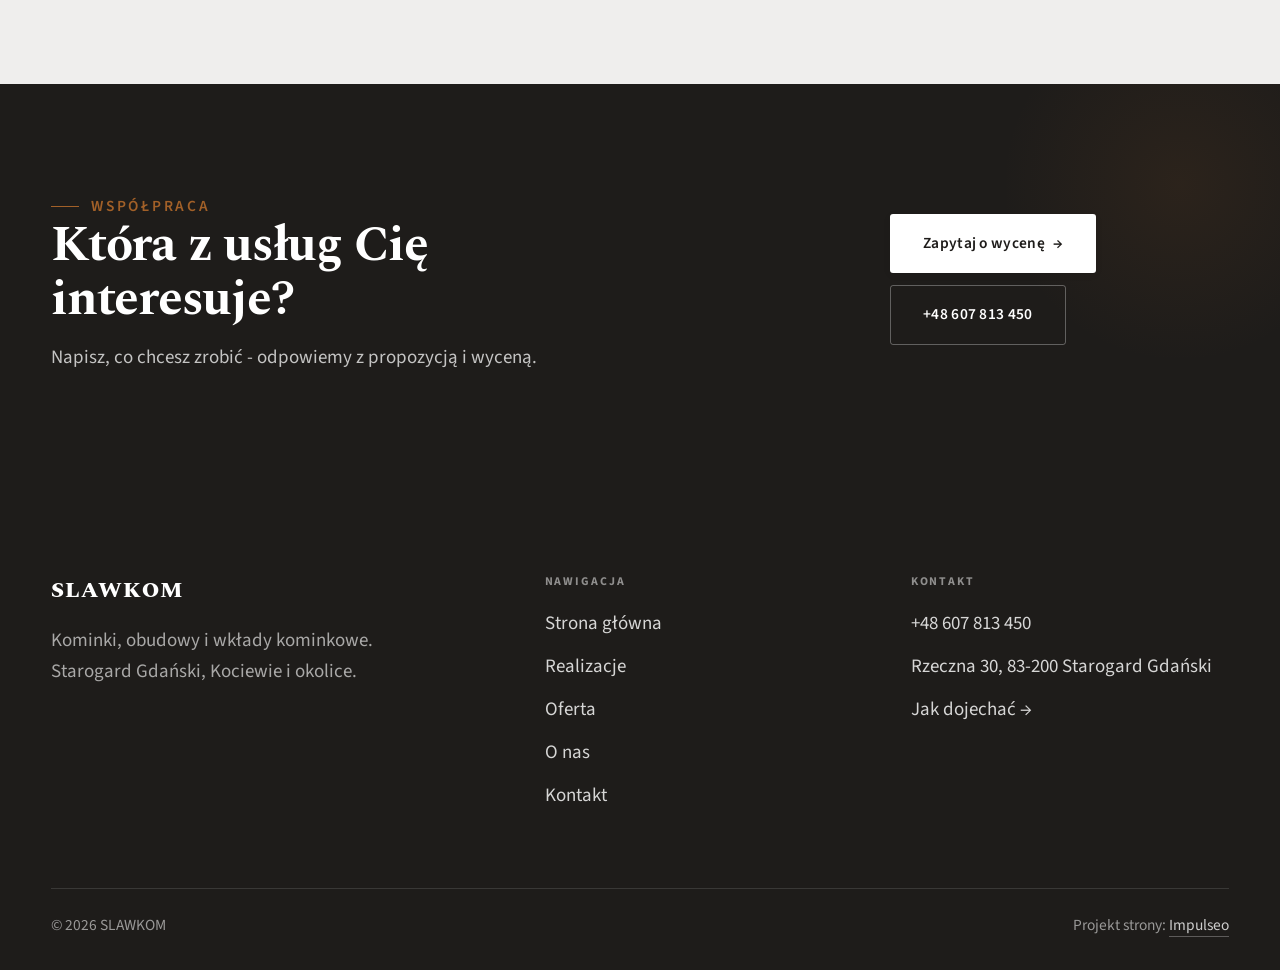
<file: oferta.html>
<!DOCTYPE html>
<html lang="pl">
<head>
<meta name="robots" content="noindex, nofollow">
<meta charset="UTF-8">
<meta name="viewport" content="width=device-width, initial-scale=1.0">
<title>Oferta - SLAWKOM</title>
<meta name="description" content="SLAWKOM - budowa kominków, obudowy murowane i tynkowane, montaż wkładów kominkowych, piece i rozprowadzenie ciepłego powietrza. Starogard Gdański i Kociewie. Zadzwoń i umów oględziny.">
<link rel="preconnect" href="https://fonts.googleapis.com">
<link rel="preconnect" href="https://fonts.gstatic.com" crossorigin>
<link href="https://fonts.googleapis.com/css2?family=Spectral:wght@500;600;700&family=Source+Sans+3:wght@400;500;600&display=swap" rel="stylesheet">
<link rel="stylesheet" href="assets/styles.css">
</head>
<body>

<header class="nav">
  <div class="wrap nav-inner">
    <a class="brand" href="index.html"><span class="name">SLAWKOM</span><span class="sub">Kominki i obudowy kominkowe</span></a>
    <nav class="nav-links">
      <a href="index.html">Strona główna</a>
      <a href="realizacje.html">Realizacje</a>
      <a href="oferta.html" class="active">Oferta</a>
      <a href="o-nas.html">O nas</a>
      <a href="kontakt.html">Kontakt</a>
      <a href="kontakt.html" class="btn btn-accent">Zapytaj o wycenę</a>
    </nav>
    <button class="nav-toggle" aria-label="Menu"><span></span><span></span><span></span></button>
  </div>
</header>

<section class="pagehead">
  <img src="img/g9.jpg" alt="SLAWKOM - W czym pomagamy">
  <div class="wrap">
    <span class="eyebrow">Zakres prac</span>
    <h1>W czym pomagamy</h1>
    <p>Od doboru wkładu, przez murowanie i tynkowanie obudowy, po pierwsze rozpalenie. Można zlecić całość albo wejść tylko w wybrany etap.</p>
  </div>
</section>
<section>
  <div class="wrap">
    <div class="svc-row reveal">
      <div class="svc-row-art"><img src="img/g10.jpg" alt="Budowa kominka od podstaw" loading="lazy"></div>
      <div>
        <span class="num">01</span>
        <h3>Budowa kominka od podstaw</h3>
        <p class="muted">Fundament, wkład, izolacja, obudowa i podłączenie do komina. Wychodzisz z pokoju z gotowym paleniskiem.</p>
      </div>
    </div>
    <div class="svc-row rev reveal">
      <div class="svc-row-art"><img src="img/about.jpg" alt="Obudowy murowane i tynkowane" loading="lazy"></div>
      <div>
        <span class="num">02</span>
        <h3>Obudowy murowane i tynkowane</h3>
        <p class="muted">Obudowę projektujemy pod wymiar ściany i wysokość pomieszczenia. Do wyboru gładki tynk, klinkier, płytka lub kamień.</p>
      </div>
    </div>
    <div class="svc-row reveal">
      <div class="svc-row-art"><img src="img/g1.jpg" alt="Blaty i okładziny kamienne" loading="lazy"></div>
      <div>
        <span class="num">03</span>
        <h3>Blaty i okładziny kamienne</h3>
        <p class="muted">Granit, marmur i konglomerat na parapecie kominka oraz na stopniach. Kamień docinamy pod gotową obudowę.</p>
      </div>
    </div>
    <div class="svc-row rev reveal">
      <div class="svc-row-art"><img src="img/g2.jpg" alt="Montaż wkładów i piecyków" loading="lazy"></div>
      <div>
        <span class="num">04</span>
        <h3>Montaż wkładów i piecyków</h3>
        <p class="muted">Wkłady z szybą prostą lub gięciową, piece wolnostojące i kozy. Dobieramy moc do metrażu, nie na oko.</p>
      </div>
    </div>
    <div class="svc-row reveal">
      <div class="svc-row-art"><img src="img/g7.jpg" alt="Rozprowadzenie ciepłego powietrza" loading="lazy"></div>
      <div>
        <span class="num">05</span>
        <h3>Rozprowadzenie ciepłego powietrza</h3>
        <p class="muted">Kanały DGP do pozostałych pomieszczeń, kratki nawiewne i turbina. Kominek grzeje cały dom, nie jeden pokój.</p>
      </div>
    </div>
    <div class="svc-row rev reveal">
      <div class="svc-row-art"><img src="img/g8.jpg" alt="Przebudowy starych kominków" loading="lazy"></div>
      <div>
        <span class="num">06</span>
        <h3>Przebudowy starych kominków</h3>
        <p class="muted">Wymiana zużytego wkładu, nowa obudowa, poprawa ciągu. Stary kominek często da się uratować taniej niż zbudować nowy.</p>
      </div>
    </div>
  </div>
</section>
<section class="trust">
  <div class="wrap">
    <div class="head reveal">
      <span class="eyebrow">Jak pracujemy</span>
      <h2>Od rozmowy do realizacji</h2>
      <p>Prosty, przewidywalny proces - wiesz, na czym stoisz na każdym etapie.</p>
    </div>
    <div class="svc-grid">
      <div class="svc reveal"><div class="ic">Krok 01</div><h3>Kontakt i ustalenia</h3><p>Opowiadasz, czego potrzebujesz, a my doradzamy najlepsze rozwiązanie.</p></div>
      <div class="svc reveal"><div class="ic">Krok 02</div><h3>Wycena i termin</h3><p>Dostajesz jasną cenę i termin, zanim cokolwiek ruszy.</p></div>
      <div class="svc reveal"><div class="ic">Krok 03</div><h3>Solidne wykonanie</h3><p>Robimy na czas i zgodnie z ustaleniami.</p></div>
    </div>
  </div>
</section>
<section class="cta">
  <div class="wrap">
    <div class="reveal">
      <span class="eyebrow">Współpraca</span>
      <h2>Która z usług Cię interesuje?</h2>
      <p>Napisz, co chcesz zrobić - odpowiemy z propozycją i wyceną.</p>
    </div>
    <div class="cta-actions reveal">
      <a href="kontakt.html" class="btn btn-light">Zapytaj o wycenę <span class="arr">→</span></a>
      <a href="tel:+48607813450" class="btn btn-ghost" style="color:#fff;border-color:rgba(255,255,255,.3)">+48 607 813 450</a>
    </div>
  </div>
</section>

<footer>
  <div class="wrap">
    <div class="foot-grid">
      <div class="foot-brand">
        <div class="name">SLAWKOM</div>
        <p>Kominki, obudowy i wkłady kominkowe. Starogard Gdański, Kociewie i okolice.</p>
      </div>
      <div class="foot-col">
        <h4>Nawigacja</h4>
        <a href="index.html">Strona główna</a>
        <a href="realizacje.html">Realizacje</a>
        <a href="oferta.html">Oferta</a>
        <a href="o-nas.html">O nas</a>
        <a href="kontakt.html">Kontakt</a>
      </div>
      <div class="foot-col">
        <h4>Kontakt</h4>
        <a href="tel:+48607813450">+48 607 813 450</a>
        <p>Rzeczna 30, 83-200 Starogard Gdański</p>
        <a href="https://maps.google.com/?cid=13414595257385920617" target="_blank" rel="noopener">Jak dojechać →</a>
      </div>
    </div>
    <div class="foot-bot">
      <span>© 2026 SLAWKOM</span>
      <span>Projekt strony: <a class="foot-credit" href="https://impulseo.pl" target="_blank" rel="noopener">Impulseo</a></span>
    </div>
  </div>
</footer>


<script src="assets/main.js"></script>
</body>
</html>
</file>
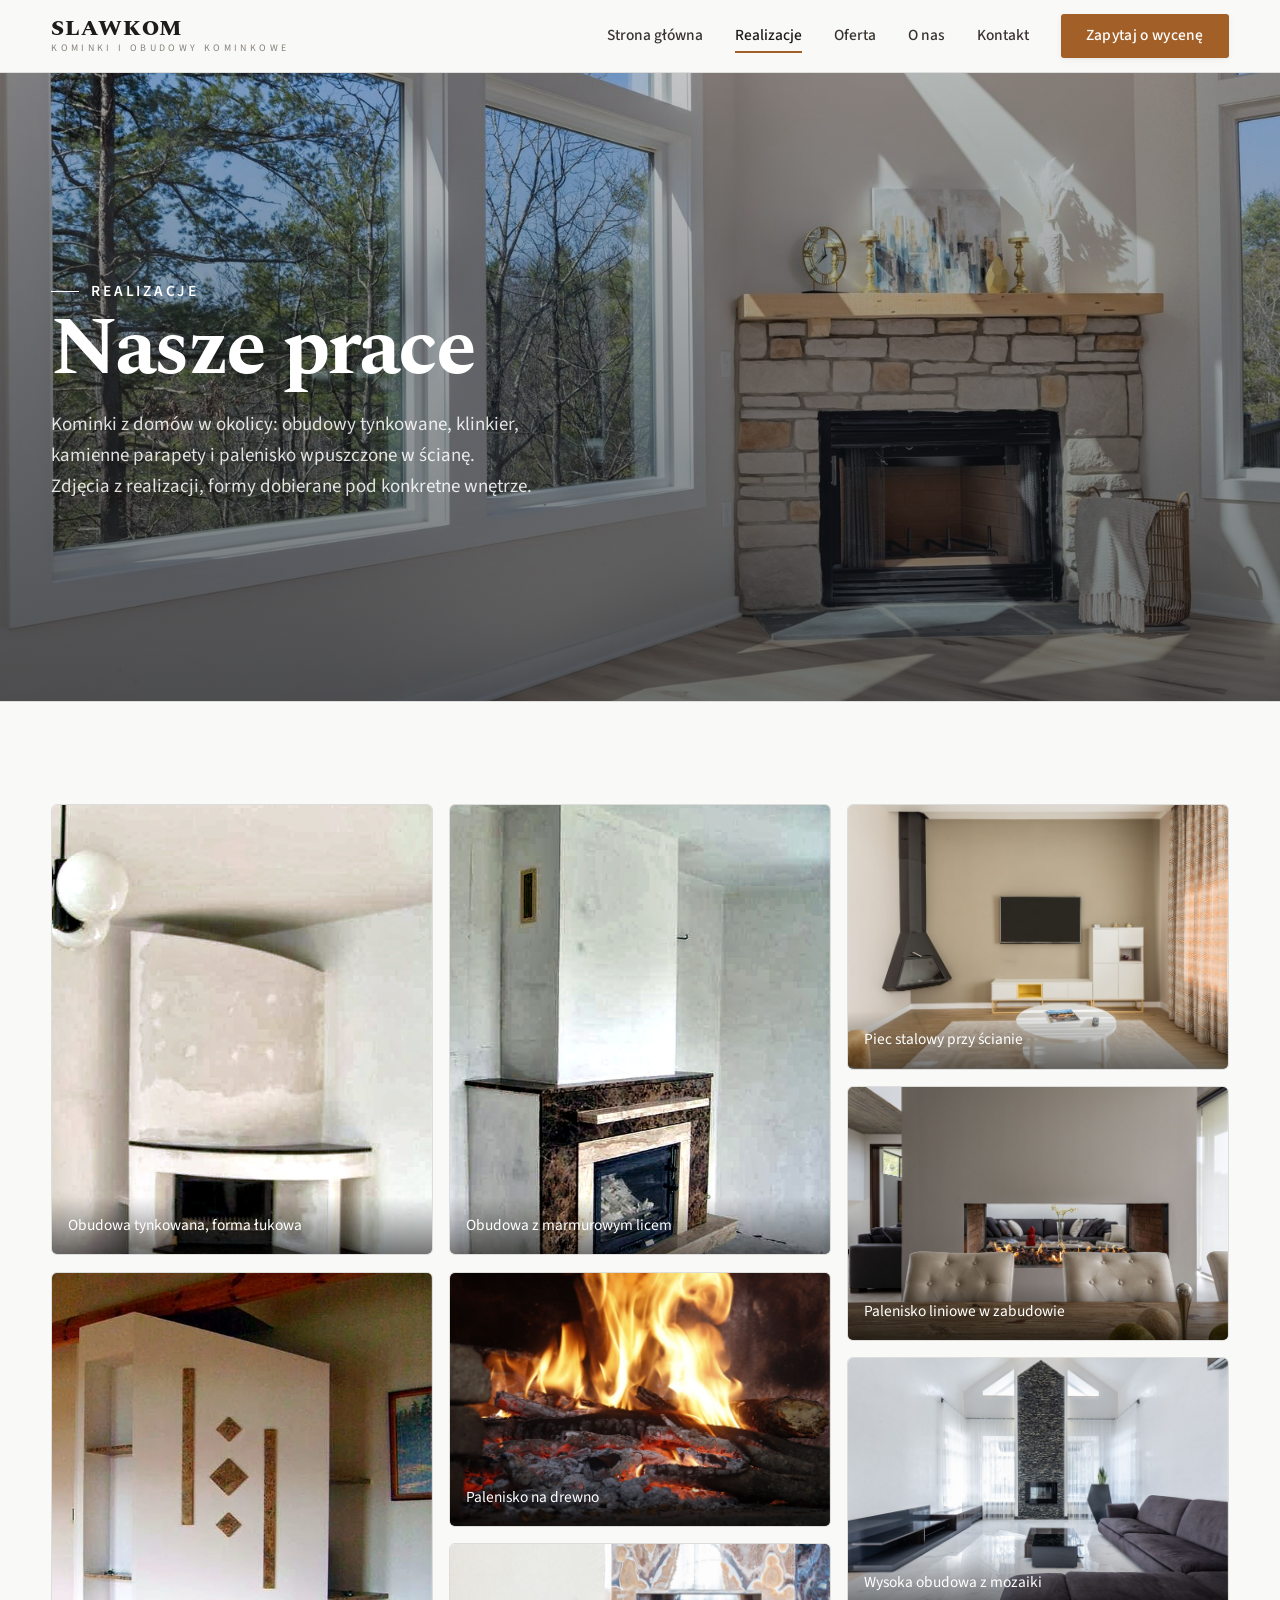
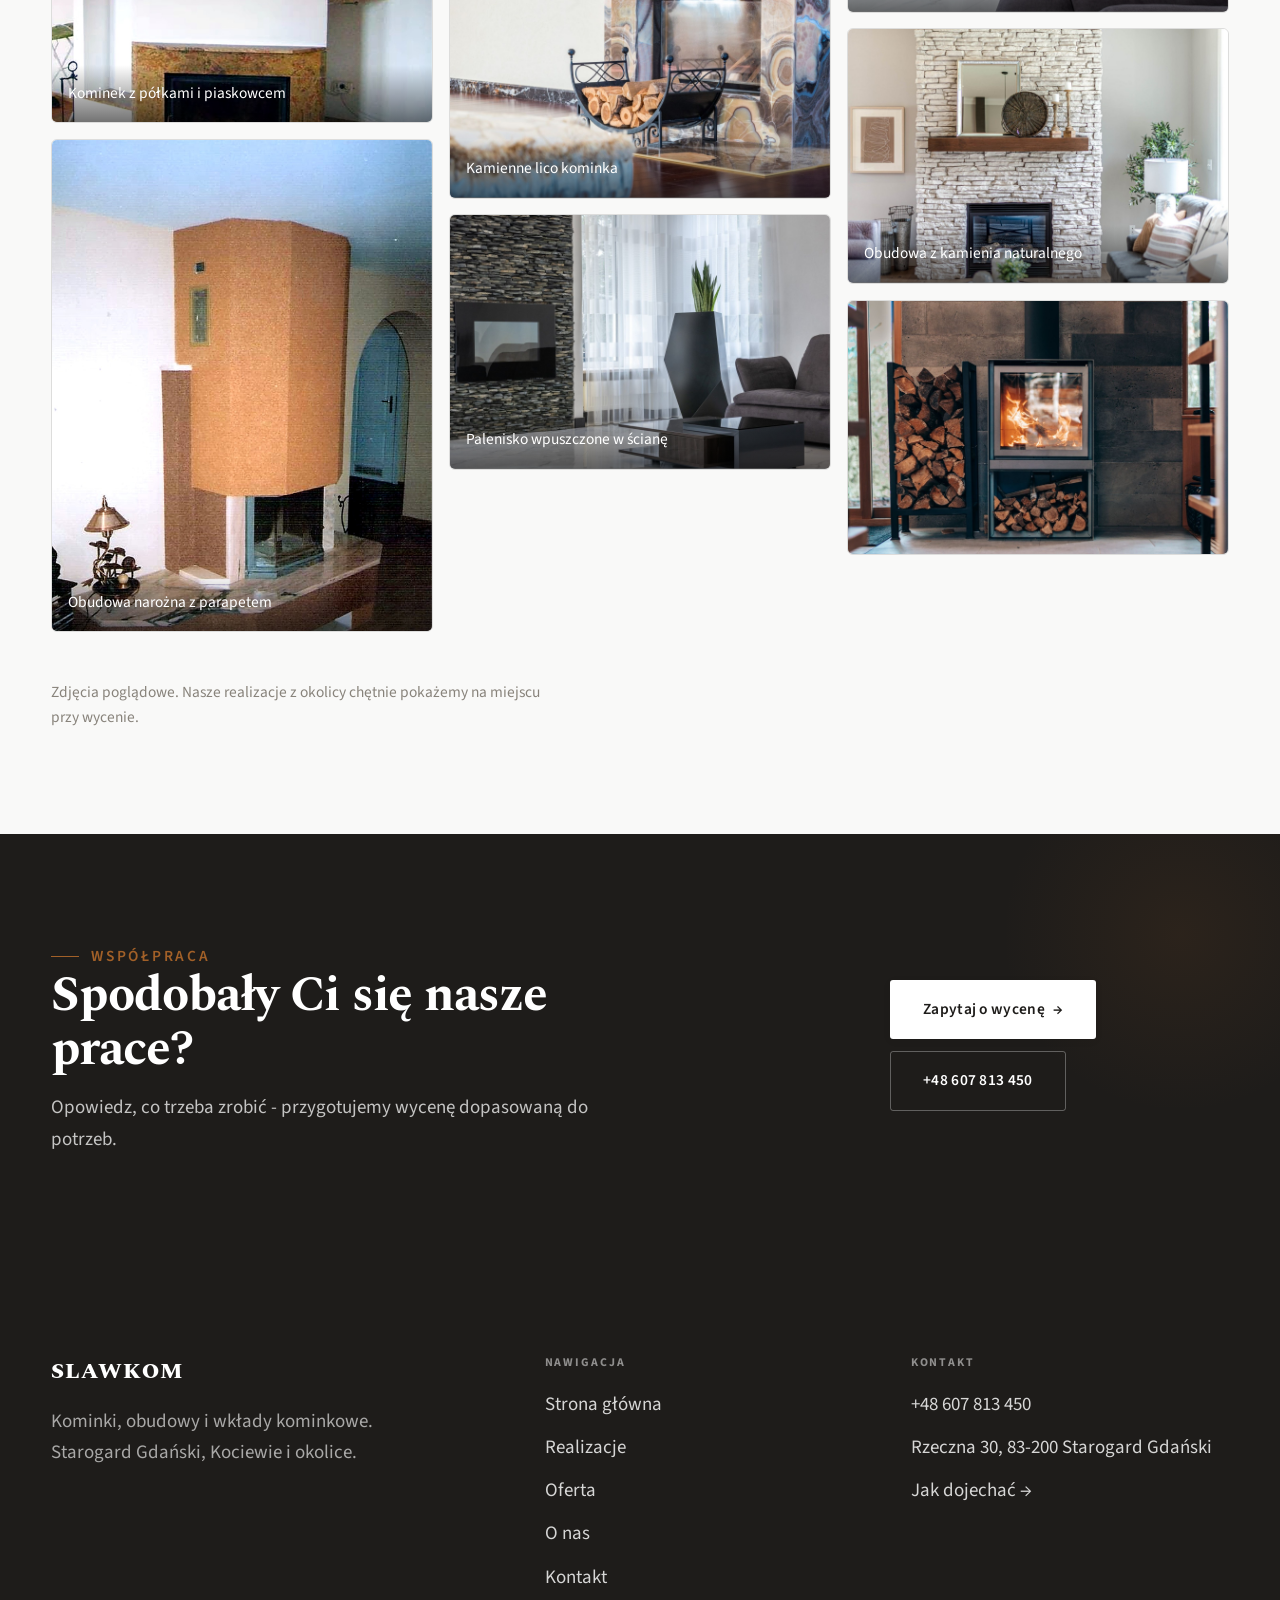
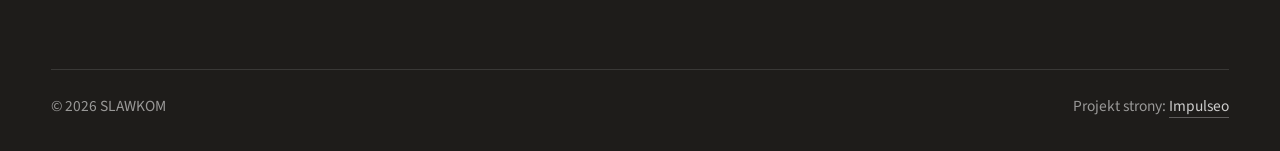
<file: realizacje.html>
<!DOCTYPE html>
<html lang="pl">
<head>
<meta name="robots" content="noindex, nofollow">
<meta charset="UTF-8">
<meta name="viewport" content="width=device-width, initial-scale=1.0">
<title>Realizacje - SLAWKOM</title>
<meta name="description" content="Realizacje SLAWKOM: Obudowa tynkowana, forma łukowa, Kominek z półkami i piaskowcem, Obudowa narożna z parapetem, Obudowa z marmurowym licem, Palenisko na drewno">
<link rel="preconnect" href="https://fonts.googleapis.com">
<link rel="preconnect" href="https://fonts.gstatic.com" crossorigin>
<link href="https://fonts.googleapis.com/css2?family=Spectral:wght@500;600;700&family=Source+Sans+3:wght@400;500;600&display=swap" rel="stylesheet">
<link rel="stylesheet" href="assets/styles.css">
</head>
<body>

<header class="nav">
  <div class="wrap nav-inner">
    <a class="brand" href="index.html"><span class="name">SLAWKOM</span><span class="sub">Kominki i obudowy kominkowe</span></a>
    <nav class="nav-links">
      <a href="index.html">Strona główna</a>
      <a href="realizacje.html" class="active">Realizacje</a>
      <a href="oferta.html">Oferta</a>
      <a href="o-nas.html">O nas</a>
      <a href="kontakt.html">Kontakt</a>
      <a href="kontakt.html" class="btn btn-accent">Zapytaj o wycenę</a>
    </nav>
    <button class="nav-toggle" aria-label="Menu"><span></span><span></span><span></span></button>
  </div>
</header>

<section class="pagehead">
  <img src="img/g7.jpg" alt="SLAWKOM - Nasze prace">
  <div class="wrap">
    <span class="eyebrow">Realizacje</span>
    <h1>Nasze prace</h1>
    <p>Kominki z domów w okolicy: obudowy tynkowane, klinkier, kamienne parapety i palenisko wpuszczone w ścianę. Zdjęcia z realizacji, formy dobierane pod konkretne wnętrze.</p>
  </div>
</section>
<section>
  <div class="wrap">
    <div class="gallery-masonry">
      <figure class="m-tile reveal"><img src="img/g3.jpg" alt="Obudowa tynkowana, forma łukowa" loading="lazy"><div class="cap">Obudowa tynkowana, forma łukowa</div></figure>
      <figure class="m-tile reveal"><img src="img/g4.jpg" alt="Kominek z półkami i piaskowcem" loading="lazy"><div class="cap">Kominek z półkami i piaskowcem</div></figure>
      <figure class="m-tile reveal"><img src="img/g5.jpg" alt="Obudowa narożna z parapetem" loading="lazy"><div class="cap">Obudowa narożna z parapetem</div></figure>
      <figure class="m-tile reveal"><img src="img/g6.jpg" alt="Obudowa z marmurowym licem" loading="lazy"><div class="cap">Obudowa z marmurowym licem</div></figure>
      <figure class="m-tile reveal"><img src="img/g1.jpg" alt="Palenisko na drewno" loading="lazy"><div class="cap">Palenisko na drewno</div></figure>
      <figure class="m-tile reveal"><img src="img/g2.jpg" alt="Kamienne lico kominka" loading="lazy"><div class="cap">Kamienne lico kominka</div></figure>
      <figure class="m-tile reveal"><img src="img/g8.jpg" alt="Palenisko wpuszczone w ścianę" loading="lazy"><div class="cap">Palenisko wpuszczone w ścianę</div></figure>
      <figure class="m-tile reveal"><img src="img/g9.jpg" alt="Piec stalowy przy ścianie" loading="lazy"><div class="cap">Piec stalowy przy ścianie</div></figure>
      <figure class="m-tile reveal"><img src="img/g10.jpg" alt="Palenisko liniowe w zabudowie" loading="lazy"><div class="cap">Palenisko liniowe w zabudowie</div></figure>
      <figure class="m-tile reveal"><img src="img/g11.jpg" alt="Wysoka obudowa z mozaiki" loading="lazy"><div class="cap">Wysoka obudowa z mozaiki</div></figure>
      <figure class="m-tile reveal"><img src="img/g12.jpg" alt="Obudowa z kamienia naturalnego" loading="lazy"><div class="cap">Obudowa z kamienia naturalnego</div></figure>
      <figure class="m-tile reveal"><img src="img/about.jpg" alt="SLAWKOM" loading="lazy"></figure>
    </div>
    <p class="muted reveal" style="margin-top:var(--space-7);font-size:var(--text-sm);max-width:62ch">Zdjęcia poglądowe. Nasze realizacje z okolicy chętnie pokażemy na miejscu przy wycenie.</p>
  </div>
</section>
<section class="cta">
  <div class="wrap">
    <div class="reveal">
      <span class="eyebrow">Współpraca</span>
      <h2>Spodobały Ci się nasze prace?</h2>
      <p>Opowiedz, co trzeba zrobić - przygotujemy wycenę dopasowaną do potrzeb.</p>
    </div>
    <div class="cta-actions reveal">
      <a href="kontakt.html" class="btn btn-light">Zapytaj o wycenę <span class="arr">→</span></a>
      <a href="tel:+48607813450" class="btn btn-ghost" style="color:#fff;border-color:rgba(255,255,255,.3)">+48 607 813 450</a>
    </div>
  </div>
</section>

<footer>
  <div class="wrap">
    <div class="foot-grid">
      <div class="foot-brand">
        <div class="name">SLAWKOM</div>
        <p>Kominki, obudowy i wkłady kominkowe. Starogard Gdański, Kociewie i okolice.</p>
      </div>
      <div class="foot-col">
        <h4>Nawigacja</h4>
        <a href="index.html">Strona główna</a>
        <a href="realizacje.html">Realizacje</a>
        <a href="oferta.html">Oferta</a>
        <a href="o-nas.html">O nas</a>
        <a href="kontakt.html">Kontakt</a>
      </div>
      <div class="foot-col">
        <h4>Kontakt</h4>
        <a href="tel:+48607813450">+48 607 813 450</a>
        <p>Rzeczna 30, 83-200 Starogard Gdański</p>
        <a href="https://maps.google.com/?cid=13414595257385920617" target="_blank" rel="noopener">Jak dojechać →</a>
      </div>
    </div>
    <div class="foot-bot">
      <span>© 2026 SLAWKOM</span>
      <span>Projekt strony: <a class="foot-credit" href="https://impulseo.pl" target="_blank" rel="noopener">Impulseo</a></span>
    </div>
  </div>
</footer>


<script src="assets/main.js"></script>
</body>
</html>
</file>
<file: assets/styles.css>
/* ============================================================
   STOLBASZ — premium, architektoniczny B2B fit-out
   Jasna paleta, zero brązu. System wg premium-web-craft.
   Projekt strony: Impulseo (impulseo.pl)
   ============================================================ */

:root{
  /* PALETA — jasna, architektoniczna, chłodna */
  --paper:#F2F1EE;          /* główne tło */
  --paper-2:#E5E3DE;        /* sekcje alternatywne (chłodny jasny szary) */
  --paper-3:#E5E3DE;        /* delikatne wypełnienia */
  --ink:#1E1C1A;            /* tekst główny — chłodny grafit */
  --ink-soft:#38332F;       /* nagłówki drugorzędne */
  --muted:#88837B;          /* tekst poboczny */
  --line:rgba(30,28,26,.12);/* hairline */
  --accent:#836A42;         /* stonowany petrol-slate — jedyny akcent */
  --accent-d:#67522F;
  --accent-soft:rgba(131,106,66,.10);
  --dark:#1E1C1A;           /* sekcje ciemne (stopka/CTA) */

  /* ODSTĘPY — skala 4/8 */
  --space-1:4px; --space-2:8px; --space-3:12px; --space-4:16px; --space-5:24px;
  --space-6:32px; --space-7:48px; --space-8:64px; --space-9:96px; --space-10:128px;

  /* TYPOGRAFIA — fluid clamp() (skala podbita 16.07.2026: większe, czytelniejsze litery — uwaga Adama) */
  --text-sm:clamp(.9rem,.87rem + .12vw,1rem);
  --text-base:clamp(1.08rem,1.04rem + .18vw,1.2rem);
  --text-lg:clamp(1.24rem,1.15rem + .34vw,1.44rem);
  --text-h3:clamp(1.34rem,1.22rem + .55vw,1.66rem);
  --text-h2:clamp(2.1rem,1.66rem + 2.1vw,3.1rem);
  --text-h1:clamp(2.9rem,2.1rem + 4vw,5.1rem);

  /* PROMIENIE — architektoniczne, raczej ostre */
  --r-sm:3px; --r-md:6px; --r-lg:10px;

  /* RUCH */
  --ease:cubic-bezier(.25,.46,.45,.94); --dur:.24s;

  /* CIENIE — miękkie, warstwowe */
  --sh-sm:0 1px 2px rgba(16,24,32,.04), 0 2px 8px rgba(16,24,32,.05);
  --sh-md:0 2px 6px rgba(16,24,32,.05), 0 12px 28px -8px rgba(16,24,32,.12);
  --sh-lg:0 6px 14px rgba(16,24,32,.07), 0 26px 56px -18px rgba(16,24,32,.22);

  --hairline:1px solid var(--line);

  --font-display:'Spectral',serif;
  --font-body:'Source Sans 3',sans-serif;
}

*{box-sizing:border-box;margin:0;padding:0}
html{scroll-behavior:smooth}
body{
  font-family:var(--font-body);
  font-size:var(--text-base);
  line-height:1.65;
  color:var(--ink);
  background:var(--paper);
  -webkit-font-smoothing:antialiased;
  text-rendering:optimizeLegibility;
}
img{max-width:100%;display:block}
a{color:inherit;text-decoration:none}

.wrap{width:min(92%,1180px);margin-inline:auto}
section{padding-block:clamp(52px,6.5vw,96px)}

h1,h2,h3{font-family:var(--font-display);font-weight:700;line-height:1.08;letter-spacing:-.02em;color:var(--ink)}
h1{font-size:var(--text-h1);letter-spacing:-.035em}
h2{font-size:var(--text-h2);letter-spacing:-.025em}
h3{font-size:var(--text-h3)}
p{max-width:65ch}

.eyebrow{
  font-family:var(--font-body);
  font-size:var(--text-sm);
  font-weight:600;
  letter-spacing:.18em;
  text-transform:uppercase;
  color:var(--accent);
  display:inline-flex;align-items:center;gap:var(--space-3);
}
.eyebrow::before{content:"";width:28px;height:1px;background:var(--accent);display:inline-block}

.muted{color:var(--muted)}
.lead{font-size:var(--text-lg);line-height:1.55;color:var(--ink-soft);max-width:50ch}

/* ---------- BUTTONS ---------- */
.btn{
  display:inline-flex;align-items:center;gap:var(--space-2);
  font-weight:600;font-size:var(--text-sm);letter-spacing:.02em;
  padding:var(--space-4) var(--space-6);
  border-radius:var(--r-sm);
  transition:transform var(--dur) var(--ease),box-shadow var(--dur) var(--ease),background var(--dur) var(--ease);
  cursor:pointer;border:1px solid transparent;
}
.btn-accent{background:var(--accent);color:#fff;box-shadow:var(--sh-sm)}
.btn-accent:hover{background:var(--accent-d);transform:translateY(-2px);box-shadow:var(--sh-md)}
.btn-accent:active{transform:translateY(0);box-shadow:var(--sh-sm)}
.btn-ghost{background:transparent;color:var(--ink);border-color:var(--line)}
.btn-ghost:hover{border-color:var(--accent);color:var(--accent);transform:translateY(-2px)}
.btn-light{background:#fff;color:var(--ink);box-shadow:var(--sh-sm)}
.btn-light:hover{transform:translateY(-2px);box-shadow:var(--sh-md)}
.btn .arr{transition:transform var(--dur) var(--ease)}
.btn:hover .arr{transform:translateX(4px)}

/* ---------- NAV ---------- */
.nav{
  position:sticky;top:0;z-index:50;
  background:color-mix(in srgb,var(--paper) 88%,transparent);
  backdrop-filter:saturate(140%) blur(10px);
  border-bottom:var(--hairline);
}
.nav-inner{display:flex;align-items:center;justify-content:space-between;height:72px}
.brand{display:flex;flex-direction:column;line-height:1}
.brand .name{font-family:var(--font-display);font-weight:800;font-size:1.35rem;letter-spacing:.04em}
.brand .sub{font-size:.62rem;letter-spacing:.34em;text-transform:uppercase;color:var(--muted);margin-top:5px}
.nav-links{display:flex;align-items:center;gap:var(--space-6)}
.nav-links a{font-size:var(--text-sm);font-weight:500;color:var(--ink-soft);position:relative;padding-block:4px;transition:color var(--dur) var(--ease)}
.nav-links a::after{content:"";position:absolute;left:0;bottom:0;width:0;height:1.5px;background:var(--accent);transition:width var(--dur) var(--ease)}
.nav-links a:hover,.nav-links a.active{color:var(--ink)}
.nav-links a:hover::after,.nav-links a.active::after{width:100%}
.nav-links .btn{padding:var(--space-2) var(--space-5)}
/* przyciski w nav: właściwy kolor (przebij .nav-links a) + bez podkreślenia */
.nav-links a.btn-accent{color:#fff}
.nav-links a.btn-ghost,.nav-links a.btn-light{color:var(--ink)}
.nav-links a.btn::after{display:none}
.nav-toggle{display:none;background:none;border:none;cursor:pointer;flex-direction:column;gap:5px;padding:8px}
.nav-toggle span{width:24px;height:2px;background:var(--ink);transition:var(--dur)}

/* ---------- HERO (split) ---------- */
.hero{position:relative;overflow:hidden;border-bottom:var(--hairline)}
.hero-grid{display:grid;grid-template-columns:1.05fr .95fr;gap:clamp(24px,4vw,60px);align-items:center;
  padding-block:clamp(36px,4.5vw,64px)}
.hero-copy .eyebrow{margin-bottom:var(--space-5)}
.hero-copy h1{margin-bottom:var(--space-5)}
.hero-copy .lead{margin-bottom:var(--space-7)}
.hero-actions{display:flex;flex-wrap:wrap;gap:var(--space-4)}
.hero-art{position:relative;aspect-ratio:4/3;border-radius:var(--r-lg);overflow:hidden;box-shadow:var(--sh-lg)}
.hero-art img{width:100%;height:100%;object-fit:cover}
.hero-art::after{content:"";position:absolute;inset:0;background:linear-gradient(180deg,transparent 55%,rgba(18,24,28,.28))}
.hero-badge{position:absolute;left:var(--space-5);bottom:var(--space-5);z-index:2;
  background:rgba(252,252,251,.94);backdrop-filter:blur(4px);
  border-radius:var(--r-md);padding:var(--space-4) var(--space-5);box-shadow:var(--sh-md);max-width:78%}
.hero-badge strong{display:block;font-family:var(--font-display);font-size:1rem;letter-spacing:-.01em}
.hero-badge span{font-size:var(--text-sm);color:var(--muted)}

/* ---------- HERO duży / kinowy (strona główna) ---------- */
.hero-cine{position:relative;min-height:clamp(560px,82vh,840px);min-height:clamp(560px,82svh,840px);display:flex;align-items:center;overflow:hidden;border-bottom:var(--hairline)}
.hero-cine>img{position:absolute;inset:0;width:100%;height:100%;object-fit:cover;z-index:0}
.hero-cine::after{content:"";position:absolute;inset:0;z-index:1;
  background:linear-gradient(95deg,rgba(13,18,23,.86) 0%,rgba(13,18,23,.64) 32%,rgba(13,18,23,.24) 62%,rgba(13,18,23,.04) 100%)}
.hero-cine .wrap{position:relative;z-index:2;padding-block:var(--space-8)}
.hero-cine .hero-copy{max-width:660px}
.hero-cine .eyebrow{color:#fff;margin-bottom:var(--space-5)}
.hero-cine .eyebrow::before{background:#fff}
.hero-cine h1{color:#fff;margin-bottom:var(--space-5);font-size:clamp(2.9rem,2rem + 4.4vw,5.2rem)}
.hero-cine .lead{color:rgba(255,255,255,.92);max-width:48ch;margin-bottom:var(--space-7)}
.hero-cine .hero-actions{display:flex;flex-wrap:wrap;gap:var(--space-4)}
@media(max-width:680px){
  .hero-cine{min-height:clamp(520px,76vh,640px);min-height:clamp(520px,76svh,640px);align-items:flex-end}
  .hero-cine::after{background:linear-gradient(0deg,rgba(13,18,23,.9) 6%,rgba(13,18,23,.45) 55%,rgba(13,18,23,.25) 100%)}
  .hero-cine .wrap{padding-bottom:var(--space-9)}
}

/* full-bleed hero variant (podstrony) */
.pagehead{position:relative;min-height:46vh;min-height:46svh;display:flex;align-items:flex-end;overflow:hidden;border-bottom:var(--hairline)}
.pagehead img{position:absolute;inset:0;width:100%;height:100%;object-fit:cover}
.pagehead::after{content:"";position:absolute;inset:0;background:linear-gradient(180deg,rgba(18,24,28,.25),rgba(18,24,28,.62))}
.pagehead .wrap{position:relative;z-index:2;padding-block:var(--space-9);color:#fff}
.pagehead h1{color:#fff;max-width:18ch}
.pagehead .eyebrow{color:#fff}
.pagehead .eyebrow::before{background:#fff}
.pagehead p{color:rgba(255,255,255,.86);margin-top:var(--space-4);max-width:54ch}

/* ---------- STRIP (pasek skrótów / liczby) ---------- */
.strip{background:var(--dark);color:#fff}
.strip .wrap{display:grid;grid-template-columns:repeat(4,1fr);gap:var(--space-6);padding-block:var(--space-8)}
.strip .item .k{font-family:var(--font-display);font-size:clamp(1.6rem,1.2rem + 1.4vw,2.4rem);font-weight:800;letter-spacing:-.02em;color:#fff}
.strip .item .v{font-size:var(--text-sm);color:rgba(255,255,255,.66);margin-top:var(--space-2);line-height:1.45}
.strip .item{border-left:2px solid var(--accent);padding-left:var(--space-5)}

/* ---------- SECTION HEAD ---------- */
.head{max-width:48rem;margin-bottom:var(--space-8)}
.head.center{margin-inline:auto;text-align:center}
.head .eyebrow{margin-bottom:var(--space-4)}
.head h2{margin-bottom:var(--space-4)}
.head p{color:var(--muted);font-size:var(--text-lg);line-height:1.55}
.head.center p{margin-inline:auto}

/* ---------- INTRO SPLIT ---------- */
.split{display:grid;grid-template-columns:.92fr 1.08fr;gap:clamp(28px,5vw,80px);align-items:center}
.split.rev{grid-template-columns:1.08fr .92fr}
.split.rev .split-art{order:-1}
.split-art{position:relative;aspect-ratio:5/4;border-radius:var(--r-lg);overflow:hidden;box-shadow:var(--sh-lg)}
.split-art img{width:100%;height:100%;object-fit:cover}
.split-copy h2{margin-bottom:var(--space-5)}
.split-copy p+p{margin-top:var(--space-4)}
.split-copy .btn{margin-top:var(--space-6)}

/* ---------- SERVICES (zakres) ---------- */
.svc-grid{display:grid;grid-template-columns:repeat(auto-fit,minmax(280px,1fr));gap:var(--space-5)}
.svc{background:#fff;border:var(--hairline);border-radius:var(--r-md);padding:var(--space-7) var(--space-6);
  transition:transform var(--dur) var(--ease),box-shadow var(--dur) var(--ease),border-color var(--dur) var(--ease);
  position:relative;overflow:hidden}
.svc::before{content:"";position:absolute;left:0;top:0;width:3px;height:0;background:var(--accent);transition:height var(--dur) var(--ease)}
.svc:hover{transform:translateY(-4px);box-shadow:var(--sh-md);border-color:transparent}
.svc:hover::before{height:100%}
.svc .ic{font-family:var(--font-display);font-size:.8rem;font-weight:700;letter-spacing:.12em;color:var(--accent);margin-bottom:var(--space-4)}
.svc h3{margin-bottom:var(--space-3);font-size:1.22rem}
.svc p{color:var(--muted);font-size:var(--text-base);line-height:1.6}

/* big detailed service rows */
.svc-row{display:grid;grid-template-columns:.8fr 1.2fr;gap:clamp(20px,4vw,60px);align-items:center;padding-block:var(--space-8)}
.svc-row+.svc-row{border-top:var(--hairline)}
.svc-row.rev{grid-template-columns:1.2fr .8fr}
.svc-row.rev .svc-row-art{order:-1}
.svc-row-art{aspect-ratio:4/3;border-radius:var(--r-md);overflow:hidden;box-shadow:var(--sh-md)}
.svc-row-art img{width:100%;height:100%;object-fit:cover}
.svc-row h3{font-size:1.5rem;margin-bottom:var(--space-4)}
.svc-row .num{font-family:var(--font-display);font-size:.85rem;font-weight:700;letter-spacing:.14em;color:var(--accent);display:block;margin-bottom:var(--space-3)}
.svc-row ul{list-style:none;margin-top:var(--space-4);display:flex;flex-direction:column;gap:var(--space-2)}
.svc-row li{position:relative;padding-left:var(--space-5);color:var(--muted);font-size:var(--text-base)}
.svc-row li::before{content:"";position:absolute;left:0;top:.62em;width:8px;height:1px;background:var(--accent)}

/* ---------- GALLERY (realizacje) ---------- */
.gallery{display:grid;grid-template-columns:repeat(12,1fr);gap:var(--space-4);grid-auto-rows:200px}
/* GALERIA MASONRY — pionowe zdjęcia (portrety beauty/wellness) bez przycinania: kolumny, height auto */
.gallery-masonry{column-count:3;column-gap:var(--space-4)}
@media(max-width:900px){.gallery-masonry{column-count:2}}
@media(max-width:560px){.gallery-masonry{column-count:1}}
.gallery-masonry .m-tile{break-inside:avoid;margin:0 0 var(--space-4);padding:0;position:relative;overflow:hidden;border-radius:var(--r-md);border:1px solid var(--line)}
.gallery-masonry .m-tile img{width:100%;height:auto;display:block}
.gallery-masonry .m-tile .cap{position:absolute;left:0;right:0;bottom:0;padding:var(--space-4);color:#fff;background:linear-gradient(0deg,rgba(0,0,0,.55),transparent);font-size:var(--text-sm)}
.gallery-masonry .m-tile .cap small{display:block;font-weight:400;opacity:.78;letter-spacing:.04em;text-transform:uppercase;font-size:.66rem;margin-top:3px}
.tile{position:relative;overflow:hidden;border-radius:var(--r-md);box-shadow:var(--sh-sm);
  transition:transform var(--dur) var(--ease),box-shadow var(--dur) var(--ease)}
.tile img{width:100%;height:100%;object-fit:cover;transition:transform .6s var(--ease)}
.tile:hover{box-shadow:var(--sh-md)}
.tile:hover img{transform:scale(1.05)}
.tile .cap{position:absolute;left:0;right:0;bottom:0;padding:var(--space-5) var(--space-4) var(--space-4);
  background:linear-gradient(transparent,rgba(18,24,28,.78));color:#fff;
  font-size:var(--text-sm);font-weight:600;letter-spacing:.01em;
  opacity:0;transform:translateY(8px);transition:var(--dur) var(--ease)}
.tile:hover .cap{opacity:1;transform:translateY(0)}
.tile .cap small{display:block;font-weight:400;opacity:.78;letter-spacing:.04em;text-transform:uppercase;font-size:.66rem;margin-top:3px}
/* bento spans */
.t-wide{grid-column:span 6}
.t-tall{grid-column:span 6;grid-row:span 2}
.t-std{grid-column:span 6}
.t-third{grid-column:span 4}
.t-two3{grid-column:span 8}

/* ---------- TRUST / WIARYGODNOŚĆ ---------- */
.trust{background:var(--paper-2)}
.trust-grid{display:grid;grid-template-columns:repeat(auto-fit,minmax(240px,1fr));gap:var(--space-5);margin-top:var(--space-7)}
.trust-card{background:#fff;border-radius:var(--r-md);padding:var(--space-7) var(--space-6);box-shadow:var(--sh-sm);border-top:3px solid var(--accent)}
.trust-card .big{font-family:var(--font-display);font-size:clamp(1.8rem,1.3rem + 1.6vw,2.6rem);font-weight:800;letter-spacing:-.02em;color:var(--ink);line-height:1}
.trust-card h3{font-size:1.12rem;margin:var(--space-3) 0 var(--space-2)}
.trust-card p{color:var(--muted);font-size:var(--text-base);line-height:1.55}

/* ---------- CTA band ---------- */
.cta{background:var(--dark);color:#fff;position:relative;overflow:hidden}
.cta .wrap{display:grid;grid-template-columns:1.4fr .6fr;gap:var(--space-7);align-items:center;position:relative;z-index:2}
.cta h2{color:#fff;max-width:20ch}
.cta p{color:rgba(255,255,255,.74);margin-top:var(--space-4)}
.cta-actions{display:flex;flex-direction:column;gap:var(--space-3);align-items:flex-start}
.cta::before{content:"";position:absolute;right:-80px;top:-80px;width:360px;height:360px;border-radius:50%;
  background:radial-gradient(circle,var(--accent-soft),transparent 70%)}

/* ---------- CONTACT ---------- */
.contact-grid{display:grid;grid-template-columns:.85fr 1.15fr;gap:clamp(28px,4vw,56px);align-items:start}
.info-list{display:flex;flex-direction:column;gap:var(--space-2)}
.info-row{display:flex;gap:var(--space-4);align-items:flex-start;padding-block:var(--space-4);border-bottom:var(--hairline)}
.info-row .ic{flex:none;width:42px;height:42px;display:grid;place-items:center;border-radius:50%;
  background:var(--accent-soft);color:var(--accent);font-size:1.05rem}
.info-row .lbl{font-size:.72rem;letter-spacing:.14em;text-transform:uppercase;color:var(--muted)}
.info-row .val{font-weight:600;font-size:var(--text-base);margin-top:2px}
.info-row a.val:hover{color:var(--accent)}
.map{border:none;border-radius:var(--r-lg);box-shadow:var(--sh-md);width:100%;height:100%;min-height:380px;filter:grayscale(.2) contrast(1.02)}
.form{background:#fff;border:var(--hairline);border-radius:var(--r-lg);padding:clamp(24px,3vw,40px);box-shadow:var(--sh-sm)}
.form .fld{margin-bottom:var(--space-5)}
.form label{display:block;font-size:var(--text-sm);font-weight:600;margin-bottom:var(--space-2)}
.form input,.form textarea{width:100%;font-family:inherit;font-size:var(--text-base);color:var(--ink);
  padding:var(--space-4);border:var(--hairline);border-radius:var(--r-sm);background:var(--paper);transition:border-color var(--dur)}
.form input:focus,.form textarea:focus{outline:none;border-color:var(--accent);background:#fff}
.form textarea{resize:vertical;min-height:120px}
.form .note{font-size:var(--text-sm);color:var(--muted);margin-top:var(--space-3)}

/* ---------- FOOTER ---------- */
footer{background:var(--dark);color:#fff;padding-block:var(--space-9) var(--space-6)}
.foot-grid{display:grid;grid-template-columns:1.4fr 1fr 1fr;gap:var(--space-7);margin-bottom:var(--space-8)}
.foot-brand .name{font-family:var(--font-display);font-weight:800;font-size:1.4rem;letter-spacing:.04em}
.foot-brand p{color:rgba(255,255,255,.62);margin-top:var(--space-4);font-size:var(--text-base);max-width:38ch}
.foot-col h4{font-size:.74rem;letter-spacing:.16em;text-transform:uppercase;color:rgba(255,255,255,.5);margin-bottom:var(--space-4)}
.foot-col a,.foot-col p{display:block;color:rgba(255,255,255,.82);font-size:var(--text-base);margin-bottom:var(--space-3)}
.foot-col a:hover{color:#fff}
.foot-bot{border-top:1px solid rgba(255,255,255,.12);padding-top:var(--space-5);display:flex;justify-content:space-between;flex-wrap:wrap;gap:var(--space-3);
  font-size:var(--text-sm);color:rgba(255,255,255,.55)}
.foot-bot a:hover{color:#fff}

/* ---------- REVEAL ---------- */
.reveal{opacity:0;transform:translateY(22px);transition:opacity .6s var(--ease),transform .6s var(--ease)}
.reveal.in{opacity:1;transform:none}

/* ---------- RESPONSIVE ---------- */
@media(max-width:920px){
  .hero-grid,.split,.split.rev,.svc-row,.svc-row.rev,.cta .wrap,.contact-grid,.foot-grid{grid-template-columns:1fr}
  .split.rev .split-art,.svc-row.rev .svc-row-art{order:0}
  .hero-art{aspect-ratio:16/10;max-height:420px}
  .strip .wrap{grid-template-columns:repeat(2,1fr);gap:var(--space-7)}
  .gallery{grid-auto-rows:180px}
  .t-wide,.t-tall,.t-std,.t-third,.t-two3{grid-column:span 6}
  .t-tall{grid-row:span 1}
  .cta-actions{flex-direction:row;flex-wrap:wrap}
  .foot-grid{gap:var(--space-6)}
}
@media(max-width:680px){
  .nav-links{position:fixed;inset:72px 0 auto 0;background:var(--paper);flex-direction:column;align-items:stretch;
    gap:0;padding:var(--space-4) 6%;border-bottom:var(--hairline);box-shadow:var(--sh-md);
    transform:translateY(-120%);transition:transform var(--dur) var(--ease)}
  .nav-links.open{transform:translateY(0)}
  .nav-links a{padding-block:var(--space-4);border-bottom:var(--hairline)}
  .nav-links .btn{margin-top:var(--space-3);justify-content:center}
  .nav-toggle{display:flex}
  .strip .wrap{grid-template-columns:1fr}
  .gallery{grid-template-columns:repeat(6,1fr)}
  .foot-grid{grid-template-columns:1fr}
}
@media(prefers-reduced-motion:reduce){
  *{animation-duration:.01ms!important;transition:none!important}
  .reveal{opacity:1!important;transform:none!important}
  html{scroll-behavior:auto}
}

/* ============================================================
   PREMIUM LAYER — destylat deep-researchu branż (anty-AI, spokój).
   Zmienne STOLBASZ (--accent/--ink/--paper/--line/--dark). Ruch ledwo
   zauważalny, krzywa cubic-bezier(.16,.84,.44,1); prefers-reduced-motion
   pokryte blanketem wyżej. Karty hairline zamiast cieni = #1 sygnał „nie-AI".
   ============================================================ */

/* więcej oddechu między sekcjami (liderzy: 110-130px) */
section{padding-block:clamp(64px,8vw,128px)}

/* 1) Aksamitny reveal — dłuższa, miękka krzywa zamiast „skoku" */
.reveal{transition:opacity .9s cubic-bezier(.16,.84,.44,1),transform .9s cubic-bezier(.16,.84,.44,1);will-change:opacity,transform}
/* stagger TYLKO w galerii (tam pozycja = porządek dzieci) */
.gallery .reveal:nth-child(2){transition-delay:.07s}
.gallery .reveal:nth-child(3){transition-delay:.14s}
.gallery .reveal:nth-child(4){transition-delay:.21s}
.gallery .reveal:nth-child(5){transition-delay:.28s}
.gallery .reveal:nth-child(6){transition-delay:.35s}

/* 2) Hero STATYCZNY na .hero-cine — Ken Burns CAŁKIEM WYŁĄCZONY 26.06 (3. zgłoszenie Szymona).
   GENEZA: animowanie scale na <img> hero z teksturami (cegły/framugi) re-samplinguje obraz
   klatka po klatce → na części ekranów drobne drganie/shimmer = „heroshot się trzęsie".
   translateY usunięto wcześniej, scale-only + will-change/GPU NIE wystarczyły do GWARANCJI gładkości.
   Krzysztof zażądał pewności („make sure, że błąd się nie pojawi") > efekt. Zero animacji = 0% drgania.
   Delikatny zoom zostaje TYLKO w pełnoekranowych hero gastro/studio (hg-bg/hs-bg — tło, inny
   mechanizm, chwalone, nigdy nie zgłaszane). NIE wracać do KB na .hero-cine bez realnego testu
   na sprzęcie klienta — to ryzyko regresji „trzęsienia”. */
/* BEZPIECZNY "wow" na hero = jednorazowy FADE-IN (opacity), nie zoom.
   opacity nie dotyka bitmapy → gładkie na KAŻDYM zdjęciu/ekranie/GPU, zero ryzyka migotania.
   Geometryczny ruch (scale/translate) na .hero-cine jest ZAKAZANY (bramka pilnuje). */
@keyframes heroFade{from{opacity:0}to{opacity:1}}
.hero-cine>img{transform:none;animation:heroFade 1.1s ease-out both}

/* 3) Akcentowy hairline pod nagłówkiem sekcji, który „rysuje się" przy wejściu */
.head h2{position:relative;padding-bottom:18px}
.head h2::after{content:"";position:absolute;left:0;bottom:0;height:1px;width:0;background:var(--accent);transition:width 1s cubic-bezier(.16,.84,.44,1) .15s}
.head.center h2::after{left:50%;transform:translateX(-50%)}
.head.reveal.in h2::after,.head.center.reveal.in h2::after{width:54px}

/* 4) Karty HAIRLINE zamiast cieni/zaokrągleń (najmocniejszy anty-AI detal) */
.svc{background:transparent;border:1px solid var(--line);border-radius:var(--r-sm);box-shadow:none}
.svc:hover{box-shadow:none;border-color:var(--accent);transform:translateY(-3px)}
.trust-card{background:transparent;box-shadow:none;border:1px solid var(--line);border-top:2px solid var(--accent);border-radius:var(--r-sm)}
.tile{box-shadow:none;border-radius:var(--r-sm)}
.tile:hover{box-shadow:none}

/* 5) Sticky-nav kondensuje się po przewinięciu (sygnał dopracowania) */
.nav{transition:box-shadow .4s ease,background .4s ease}
.nav.is-stuck{box-shadow:0 1px 0 var(--line),0 14px 30px -24px rgba(0,0,0,.45)}
.nav-inner{transition:height .35s var(--ease)}
.nav.is-stuck .nav-inner{height:60px}

/* 6) MANIFESTO — pełnoekranowy cytat-bohater (zastępuje generyczne „Dlaczego my") */
.manifesto{background:var(--paper-2);text-align:center}
.manifesto .wrap{max-width:60rem}
.manifesto p{font-family:var(--font-display);font-style:italic;font-size:clamp(1.6rem,1rem + 2.4vw,2.8rem);line-height:1.32;color:var(--ink-soft);margin-inline:auto;max-width:26ch;position:relative;padding-top:var(--space-8)}
.manifesto p::before{content:"";position:absolute;top:0;left:50%;transform:translateX(-50%);width:54px;height:1px;background:var(--accent)}
.manifesto p span{color:var(--accent);font-style:italic}

/* 7) GATEWAYS — 3 duże bramy-zdjęcia (zamiast paska menu usług) */
.gateways{display:grid;grid-template-columns:repeat(3,1fr);gap:var(--space-4)}
.gateway{position:relative;aspect-ratio:3/4;overflow:hidden;border-radius:var(--r-sm);display:block}
.gateway img{width:100%;height:100%;object-fit:cover;transition:transform .8s var(--ease),filter .5s var(--ease)}
.gateway::after{content:"";position:absolute;inset:0;background:linear-gradient(180deg,transparent 38%,rgba(18,24,28,.74))}
.gateway:hover img{transform:scale(1.05);filter:brightness(1.05)}
.gateway .g-ttl{position:absolute;left:0;right:0;bottom:0;z-index:2;padding:var(--space-6) var(--space-5);color:#fff;font-family:var(--font-display);font-size:1.45rem;letter-spacing:-.01em;line-height:1.15}
.gateway .g-ttl small{display:block;font-family:var(--font-body);font-size:var(--text-sm);font-weight:400;opacity:.82;letter-spacing:.03em;margin-top:5px}
@media(max-width:760px){.gateways{grid-template-columns:1fr}.gateway{aspect-ratio:16/10}}

/* 8) LOGO klienta w nagłówku (gdy podane --logo) */
/* 52px domyślnie (feedback Bartka 06.07.2026: 40px ginęło, uwaga padła 3x; ~56px sprawdzone na żywym demie anna-borowiec-makeup) */
.brand-logo{height:64px;width:auto;max-width:300px;object-fit:contain;display:block}
.nav.is-stuck .brand-logo{height:52px}
@media(max-width:680px){.brand-logo{height:46px;max-width:210px}}


/* === RWD: nagłówki na wąskich ekranach (dodane 17.07.2026 razem z fixem clamp) ===
   Po przywróceniu działania clamp() dolna granica --text-h1 (2.9rem) rozpychała
   dokument przy długich polskich słowach na telefonach. Tu ją zjeżdżamy. */
@media (max-width:560px){
  :root{
    --text-h1:clamp(1.9rem, 1.15rem + 4.4vw, 2.7rem);
    --text-h2:clamp(1.5rem, 1rem + 3vw, 2.1rem);
  }
  .hero-cine h1{font-size:clamp(1.9rem, 1.15rem + 4.4vw, 2.7rem)}
  h1,h2{overflow-wrap:break-word}
}

/* GODZINY (godziny_grid z briefu) — dzień po lewej, godziny po prawej. Wcześniej BRAK stylu
   powodował sklejenie "Poniedziałek-Piątek8:00-20:00" (dodane 2026-07-21). Neutralne dla dem bez grafiku. */
.godz{display:flex;flex-direction:column;gap:2px;max-width:440px;margin-top:8px}
.godz-row{display:flex;justify-content:space-between;align-items:baseline;gap:24px;padding:10px 0;border-bottom:1px solid var(--line)}
.godz-row:last-child{border-bottom:0}
.godz-row b{font-weight:600;color:var(--ink)}
.godz-row span{color:var(--muted);white-space:nowrap}

/* === MOTION LAYER v2 (silnik) === */
/* ============================================================
   MOTION LAYER v2 — warstwa RUCHU wspólna dla wszystkich rodzin (2026-07-26)
   ------------------------------------------------------------
   PO CO: dema były technicznie poprawne, ale statyczne („za mało efektowne",
   K. 26.07). Ta warstwa dokłada to, co dziś odróżnia stronę premium od
   porządnej: maskowane wejście nagłówków, zdjęcia odsłaniane kurtyną + zoom-out,
   parallax sterowany scrollem (CSS scroll-driven, zero JS w pętli scrolla),
   płynne przejścia MIĘDZY podstronami (View Transitions), stagger siatek.

   ZASADY BEZPIECZEŃSTWA (wynikają z realnych wpadek — NIE łamać):
   1. ⛔ ZERO ruchu geometrycznego na `.hero-cine>img` — skalowanie teksturowanej
      bitmapy = shimmer („heroshot się trzęsie", 3x Szymon). Hero rusza się TYLKO
      tekstem i tylko raz. Bramka predeploy tego pilnuje.
   2. Stan początkowy (ukrycie) ustawia ZAWSZE JavaScript przez klasę `.mt-on`
      na <html>. Bez JS / przy błędzie JS strona wygląda dokładnie jak przed tą
      warstwą — nigdy pusty ekran (wpadka Zmalovane 29.06).
   3. Używamy osobnych właściwości `scale:` / `translate:` zamiast `transform:` —
      dzięki temu wejście NIE kasuje istniejących hoverów (które jadą na transform).
   4. Każdy efekt „drogi" (parallax) tylko desktop + tylko gdy przeglądarka umie
      scroll-driven animations. Mobile dostaje sam fade/mask (bateria, jank).
   5. prefers-reduced-motion wyłącza wszystko (blanket w base.css + własne guardy).
   ============================================================ */

:root{
  --mt-ease:cubic-bezier(.16,.84,.44,1);
  --mt-step:70ms;          /* odstęp między kolejnymi elementami siatki */
}

/* ---------- 1) STAGGER — kolejne elementy siatki wchodzą po sobie ----------
   JS ustawia --i (numer w grupie). Podbita specyficzność (:nth-child(n)) bije
   sztywne delaye galerii z base.css, nie ruszając tamtego pliku. */
.reveal{transition-delay:calc(var(--i,0) * var(--mt-step))}
.gallery .reveal:nth-child(n),
.gateways .reveal:nth-child(n),
.svc-grid .reveal:nth-child(n){transition-delay:calc(var(--i,0) * var(--mt-step))}

/* dłuższy, bardziej „aksamitny" dojazd + delikatny zoom-out całej karty */
.mt-on .reveal{transition-duration:1s,1s}

/* ---------- 2) NAGŁÓWKI — wjazd linia po linii zza maski ----------
   JS dzieli tekst na realne linie (po pomiarze) i owija w .mt-line>i.
   Efekt „szuflady": litery wjeżdżają z dołu, obcięte krawędzią linii. */
.mt-lines .mt-line{display:block;overflow:hidden;padding-bottom:.08em;margin-bottom:-.08em}
.mt-lines .mt-line > i{
  display:block;font-style:inherit;
  translate:0 108%;
  transition:translate 1.05s var(--mt-ease) var(--mt-d,0s);
}
.mt-lines.mt-in .mt-line > i{translate:0 0}

/* wariant awaryjny (nagłówek ma zagnieżdżony markup → nie dzielimy na linie) */
.mt-fade{opacity:0;translate:0 18px;transition:opacity .9s var(--mt-ease) var(--mt-d,0s),translate .9s var(--mt-ease) var(--mt-d,0s)}
.mt-fade.mt-in{opacity:1;translate:0 0}

/* ---------- 3) ZDJĘCIA — odsłanianie „kurtyną" + zoom-out do naturalnej skali ----
   clip-path jedzie od dołu do góry, jednocześnie obraz schodzi z 1.10 do 1.
   Uwaga: `scale:` (nie transform) → hover .tile:hover img{transform:scale(1.05)}
   nadal działa i nie kłóci się z wejściem. */
.mt-on .mt-ph > img,
.mt-on .mt-ph > picture > img{
  clip-path:inset(0 0 100% 0);
  scale:1.10;
  transition:clip-path 1.15s var(--mt-ease) var(--mt-d,0s),
             scale 1.6s var(--mt-ease) var(--mt-d,0s);
}
.mt-on .mt-ph.in > img,
.mt-on .in .mt-ph > img,
.mt-on .mt-ph.mt-in > img,
.mt-on .mt-ph.in > picture > img,
.mt-on .in .mt-ph > picture > img{clip-path:inset(0 0 0 0);scale:1}

/* podpis kafla — delikatnie widoczny od razu, pełny na hover (mniej „martwych" kafli) */
.mt-on .tile .cap{opacity:.001}
.mt-on .tile.in .cap{opacity:.9;translate:0 0;transform:none}
.mt-on .tile.in:hover .cap{opacity:1}

/* ---------- 4) PARALLAX — sterowany scrollem, natywnym CSS (bez JS) ----------
   animation-timeline:view() = przeglądarka sama liczy postęp elementu w oknie.
   Zero listenerów scrolla → zero janku. Desktop only, tylko gdy wspierane. */
@supports (animation-timeline: view()){
  @media (prefers-reduced-motion:no-preference) and (min-width:900px){
    .mt-para{overflow:hidden}
    .mt-para > img{
      height:114%;
      position:relative;top:-7%;
      animation:mtPara linear both;
      animation-timeline:view();
      animation-range:cover 0% cover 100%;
      will-change:translate;
    }
    @keyframes mtPara{from{translate:0 -4.5%}to{translate:0 4.5%}}

    /* sekcje wchodzą z lekkim „oddechem" — zanika przy wyjeździe z ekranu */
    .mt-breathe{
      animation:mtBreathe linear both;
      animation-timeline:view();
      animation-range:entry 0% entry 70%;
    }
    @keyframes mtBreathe{from{opacity:.35}to{opacity:1}}
  }
}

/* ---------- 4b) ŻYWY NAGŁÓWEK — przenikanie kadrów ----------
   Warstwy leżą DOKŁADNIE na zdjęciu hero i różnią się tylko przezroczystością.
   ⛔ Żadnego scale/translate — to skalowanie bitmapy dawało migotanie na teksturach.
   Warstwy wstawia JS; bez niego nic się nie dzieje i nagłówek jest statyczny jak dotąd. */
.mt-hero-layer{
  position:absolute;inset:0;width:100%;height:100%;
  object-fit:cover;object-position:inherit;
  opacity:0;transition:opacity 1.6s ease-in-out;
  pointer-events:none;z-index:1;
}
/* ⚠️ KONIECZNE: warstwa jest zwykłym <img> wewnątrz hero, więc łapie ją reguła
   `.hero-cine > img{animation:heroFade both}` z base.css. Animacja CSS ma pierwszeństwo przed
   zwykłymi deklaracjami — trzymała przezroczystość na klatce startowej i przenikanie nie działało.
   Zdejmujemy JEDYNIE to jednorazowe pojawienie się (heroFade), celowo BEZ !important, żeby
   rodziny z delikatnym zoomem tła (gastro/auto/dom/studio) mogły go warstwie przekazać. */
.hero-cine > img.mt-hero-layer{animation:none}
.mt-hero-layer.mt-show{opacity:1}
/* gdy pokazujemy kadr z rotacji, oryginalne zdjęcie zostaje pod spodem (nigdy nie znika
   całkowicie — gdyby warstwa nie doszła, pod spodem zawsze jest pełne zdjęcie) */
img[data-rotate].mt-under{opacity:1}
/* treść nagłówka musi zostać NAD warstwami */
.hero-cine > .wrap,.hero-cine .hero-copy,
.hg-copy,.ha-copy,.hd-copy,.hs-copy,.hf-copy,.hk-copy,.hero-spa .wrap{position:relative;z-index:3}
@media(prefers-reduced-motion:reduce){
  .mt-hero-layer{display:none}
}

/* ---------- 5) PRZEJŚCIA MIĘDZY PODSTRONAMI (View Transitions) ----------
   Klik w menu przestaje być białym mignięciem — strony przenikają, a pasek
   nawigacji zostaje w miejscu (nazwany element). Przeglądarki bez wsparcia
   nawigują normalnie — zero ryzyka. */
@view-transition{navigation:auto}
@media (prefers-reduced-motion:no-preference){
  ::view-transition-old(root){animation:mtVtOut .26s ease both}
  ::view-transition-new(root){animation:mtVtIn .42s var(--mt-ease) both}
  @keyframes mtVtOut{from{opacity:1}to{opacity:0}}
  @keyframes mtVtIn{from{opacity:0}to{opacity:1}}
}
.nav{view-transition-name:mt-nav}
footer{view-transition-name:mt-foot}

/* ---------- 6) PASEK POSTĘPU CZYTANIA — 2px w kolorze marki ----------
   Też scroll-driven (bez JS). Wstawiany przez JS tylko gdy przeglądarka umie. */
.mt-progress{
  position:fixed;top:0;left:0;z-index:60;
  height:2px;width:100%;
  background:var(--accent);
  transform-origin:0 50%;
  scale:0 1;
  pointer-events:none;
}
@supports (animation-timeline: scroll()){
  .mt-progress{animation:mtProg linear both;animation-timeline:scroll(root block)}
  @keyframes mtProg{from{scale:0 1}to{scale:1 1}}
}

/* ---------- 7) PRZYCISKI — przelot światła + magnes (JS) ----------
   Nakładka jest przezroczysta i przelotowa → NIE zmienia kontrastu tekstu
   (kontrasty WCAG policzone dla wszystkich rodzin zostają w mocy). */
.btn{position:relative;overflow:hidden;isolation:isolate}
.btn::after{
  content:"";position:absolute;inset:0;z-index:-1;pointer-events:none;
  background:linear-gradient(100deg,transparent 32%,rgba(255,255,255,.20) 50%,transparent 68%);
  translate:-120% 0;
}
@media (prefers-reduced-motion:no-preference){
  .btn:hover::after{translate:120% 0;transition:translate .75s var(--mt-ease)}
}
.btn{transition:transform var(--dur) var(--ease),box-shadow var(--dur) var(--ease),
               background var(--dur) var(--ease),translate .25s ease-out}

/* ---------- 8) LINKI NAWIGACJI / LISTY — mikro-detale ---------- */
.mt-on .svc,.mt-on .trust-card{transition:transform .5s var(--mt-ease),border-color .35s ease,box-shadow .35s ease}
.mt-on .svc:hover{transform:translateY(-4px)}

/* kotwice nie chowają się pod przyklejonym paskiem */
:target,[id]{scroll-margin-top:96px}

/* ---------- 9) LICZBY (count-up) ---------- */
.mt-num{font-variant-numeric:tabular-nums}

/* ---------- 10) WYŁĄCZNIK GLOBALNY ----------
   Gdy user woli mniej ruchu — zdejmujemy wszystko, łącznie ze scroll-driven
   (blanket z base.css nie obejmuje animation-timeline). */
@media (prefers-reduced-motion:reduce){
  .mt-lines .mt-line > i{translate:0 0}
  .mt-fade{opacity:1;translate:0 0}
  .mt-on .mt-ph > img,.mt-on .mt-ph > picture > img{clip-path:none;scale:1}
  .mt-para > img{animation:none;height:100%;top:0}
  .mt-breathe{animation:none}
  .mt-progress{display:none}
  .mt-on .tile .cap{opacity:0}
}


/* === auto-paleta ze zdjęć klienta (dopasowanie do estetyki socials) === */
:root{--accent:#A26028;--accent-d:#7C481A;--accent-soft:rgba(162,96,40,0.10);--paper:#F9F9F8;--paper-2:#EFEEED;--paper-3:#E8E7E5;}

/* === HERO-FIT (29.07.2026) — hero DOPASOWUJE SIĘ do wysokości okna =========================
   Zgłoszenie K. 29.07: na jego laptopie przyciski CTA w hero były ucięte dolną krawędzią
   (Modern House). Pomiar headless (1512x879 → realny widok 792 px): dolna krawędź CTA
   wypadała 123 px POD ekranem. Nawet przy maksymalnym oknie (982) było -20 px.

   DLACZEGO POPRZEDNI FIX NIE DZIAŁAŁ: 27.07 dołożyliśmy @media(max-height:820px) — próg.
   Widok K. ma ~792-895 px, czyli TUŻ NAD progiem → reguła w ogóle się nie włączała.
   Progi są kruche: każdy inny laptop/dok/pasek zakładek przesuwa granicę.

   ROZWIĄZANIE: zero progów. Każdy rozmiar, który decyduje o wysokości hero (typografia,
   odstępy, padding), dostaje `min(dotychczasowa-wartość, X svh)` — czyli na wysokim ekranie
   nic się nie zmienia, a im niższe okno, tym płynniej mniejsze. Treści NIE ucinamy.

   Doklejane na SAM KONIEC styles.css (po motion) → wygrywa kaskadę, nie rusza reguł w miejscu.
   Weryfikacja: tools-retrofit/measure_fold.py (mierzy zapas pod CTA dla 720/800/879/982). */

/* ---------- HERO KINOWY (strona główna, rodziny „editorial") ---------- */
.hero-cine .wrap{padding-block:min(var(--space-8),4svh)}
.hero-cine .eyebrow{margin-bottom:min(var(--space-5),2svh)}
.hero-cine h1{font-size:min(clamp(2.9rem,2rem + 4.4vw,5.2rem),7.6svh);
  margin-bottom:min(var(--space-5),2.4svh)}
.hero-cine .lead{font-size:min(1.125rem,2.3svh);line-height:1.55;
  margin-bottom:min(var(--space-7),3.2svh)}

/* ---------- HERO FACHOWCY — wariant A (pełny ekran) ---------- */
.hf-panel{padding-top:min(clamp(6.5rem,13vh,9rem),11svh);
  padding-bottom:min(clamp(2.6rem,6vh,3.6rem),4svh)}
.hf-title{font-size:min(clamp(2.3rem,1.6rem + 3.2vw,4.3rem),7svh);
  margin-top:min(var(--space-4),1.8svh);margin-bottom:min(var(--space-4),1.8svh)}
.hf-lead{font-size:min(1.18rem,2.3svh);line-height:1.5}
.hf-phone{margin-top:min(var(--space-6),2.8svh);margin-bottom:min(var(--space-5),2.2svh)}
.hf-phone-num{font-size:min(clamp(2rem,1.5rem + 2.4vw,3.05rem),5.2svh)}
.hf-trust{margin-top:min(var(--space-6),2.6svh);padding-top:min(var(--space-4),1.6svh)}

/* Telefon: tam liczy się czytelność, nie upychanie — skalowanie wysokością wyłączone,
   bo przy 844 px wysokości ekranu svh-limity zaczęłyby zmniejszać tekst bez potrzeby. */
@media(max-width:680px){
  .hero-cine h1{font-size:clamp(1.9rem,1.15rem + 4.4vw,2.7rem)}
  .hero-cine .lead{font-size:.98rem}
  .hf-title{font-size:clamp(2.1rem,1.6rem + 3.2vw,3rem)}
  .hf-lead{font-size:1rem}
  .hf-phone-num{font-size:clamp(1.9rem,1.5rem + 2.4vw,2.5rem)}
}
/* === /HERO-FIT === */


/* ====== IMPULSEO-FIX-20260731 ======================================================
   1) PODPIS w stopce jest teraz linkiem do impulseo.pl - ma być widocznie klikalny.
   2) ŻYWY NAGŁÓWEK: warstwa przenikających kadrów (.mt-hero-layer) miała z-index:1, więc
      lądowała NAD przyciemnieniem hero, a w rodzinie „fachowcy" nawet nad panelem z tekstem
      (.hf-panel nie miał własnego z-index). Efekt: przy zmianie zdjęcia napis znikał i wracał.
      Teraz warstwa idzie tam, gdzie zdjęcie tła (z-index:-2), a treść nagłówka dostaje twardy
      z-index:3. Zmieniają się WYŁĄCZNIE zdjęcia w tle - napis stoi nieruchomo.
      (hero-cine celowo pominięte: tam img ma z-index:0 i układ był poprawny.) */
.foot-bot a.foot-credit{color:rgba(255,255,255,.78);text-decoration:none;border-bottom:1px solid rgba(255,255,255,.28)}
.foot-bot a.foot-credit:hover{color:#fff;border-bottom-color:#fff}
.hero-fach > img.mt-hero-layer,.hero-gastro > img.mt-hero-layer,.hero-auto > img.mt-hero-layer,
.hero-dom > img.mt-hero-layer,.hero-studio > img.mt-hero-layer{z-index:-2}
.hf-panel,.hf-inner,.hd-panel,.hk-panel,.ha-inner,.hs-inner,.hg-inner{position:relative;z-index:3}
/* ====== koniec IMPULSEO-FIX-20260731 ====== */
</file>
